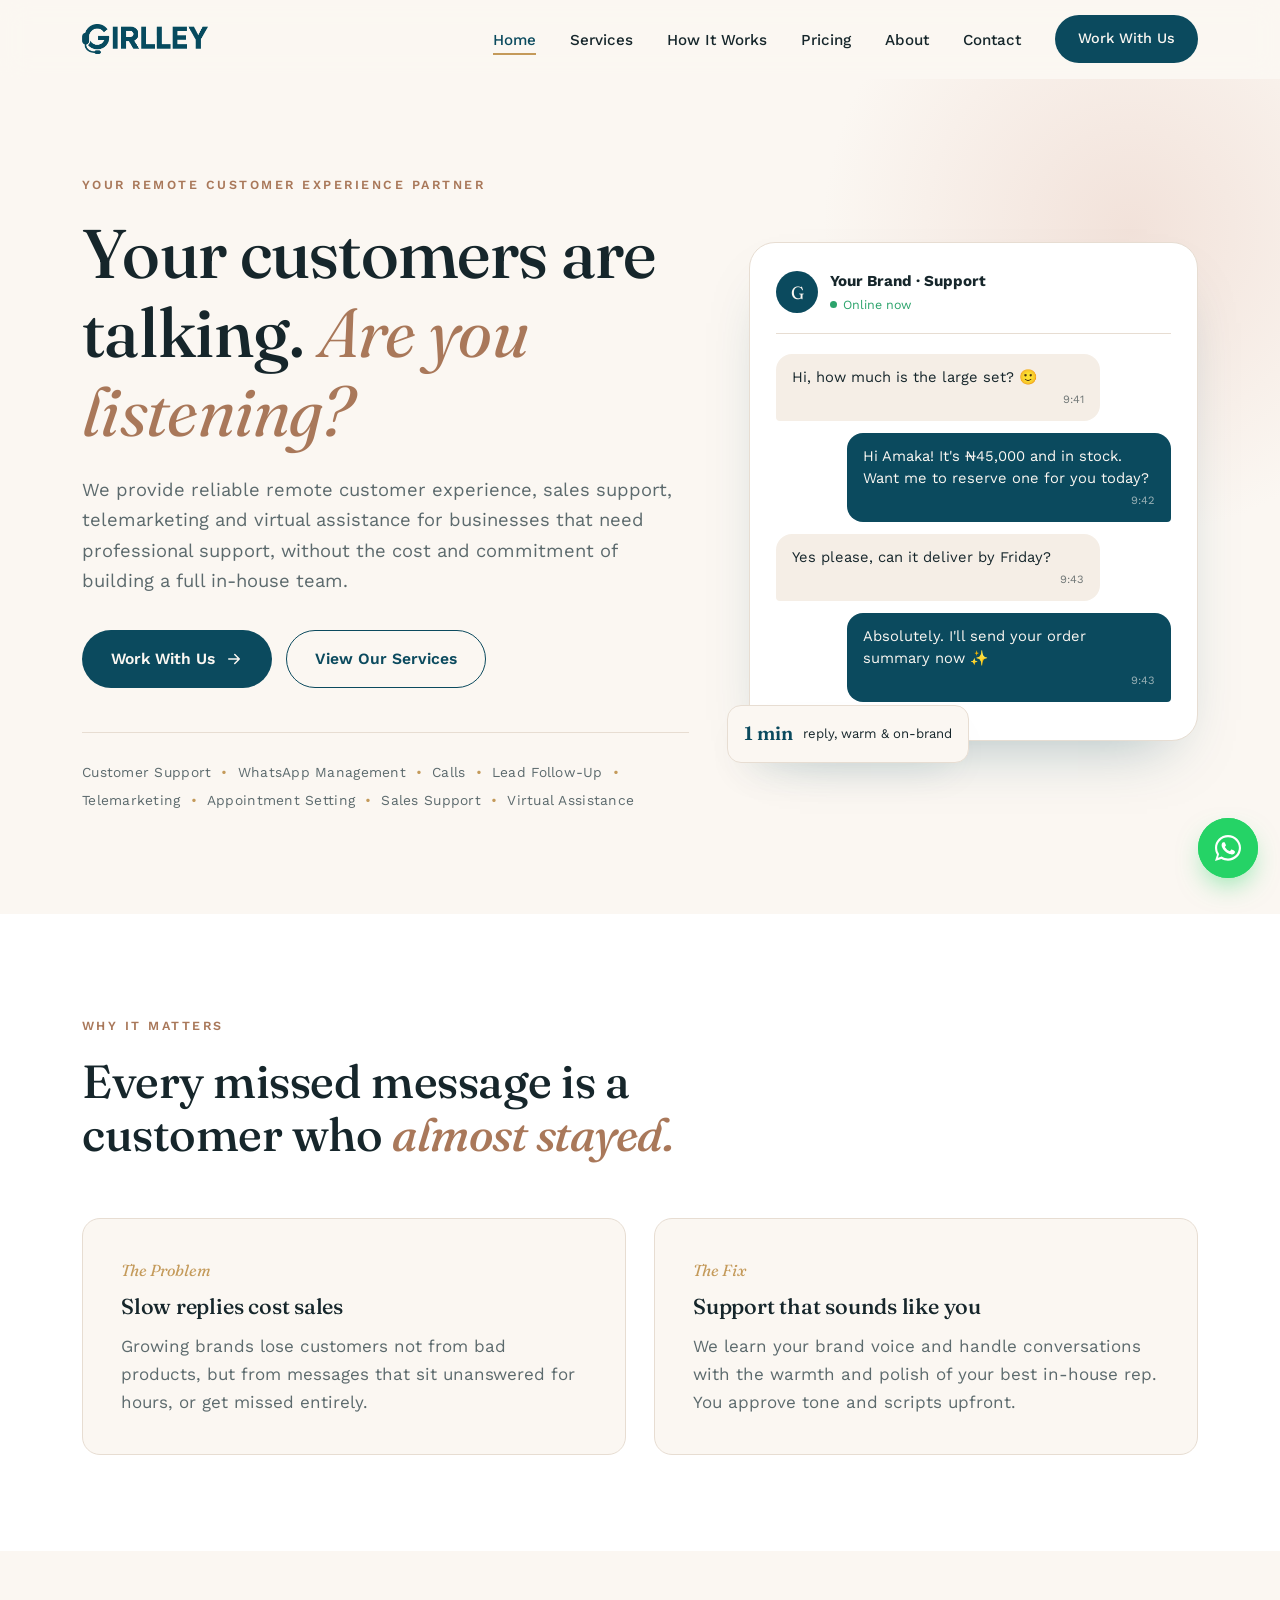
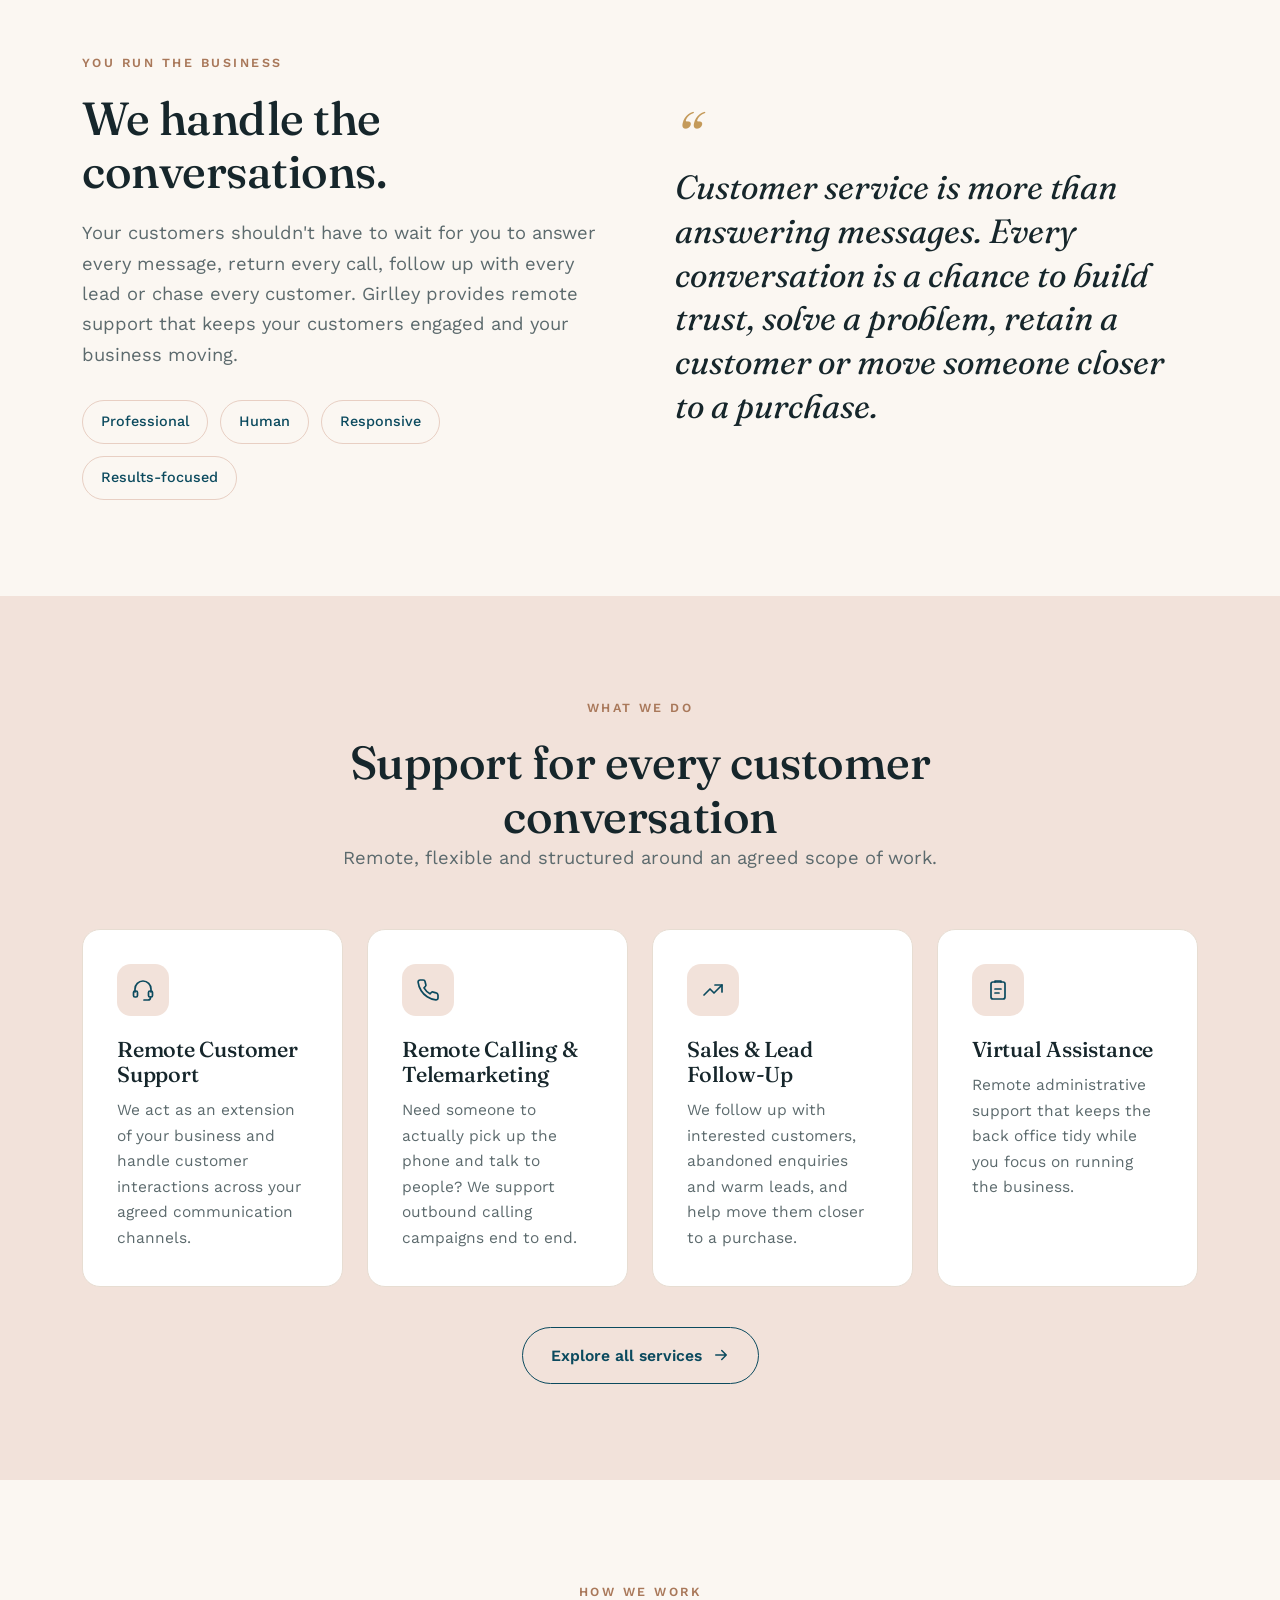
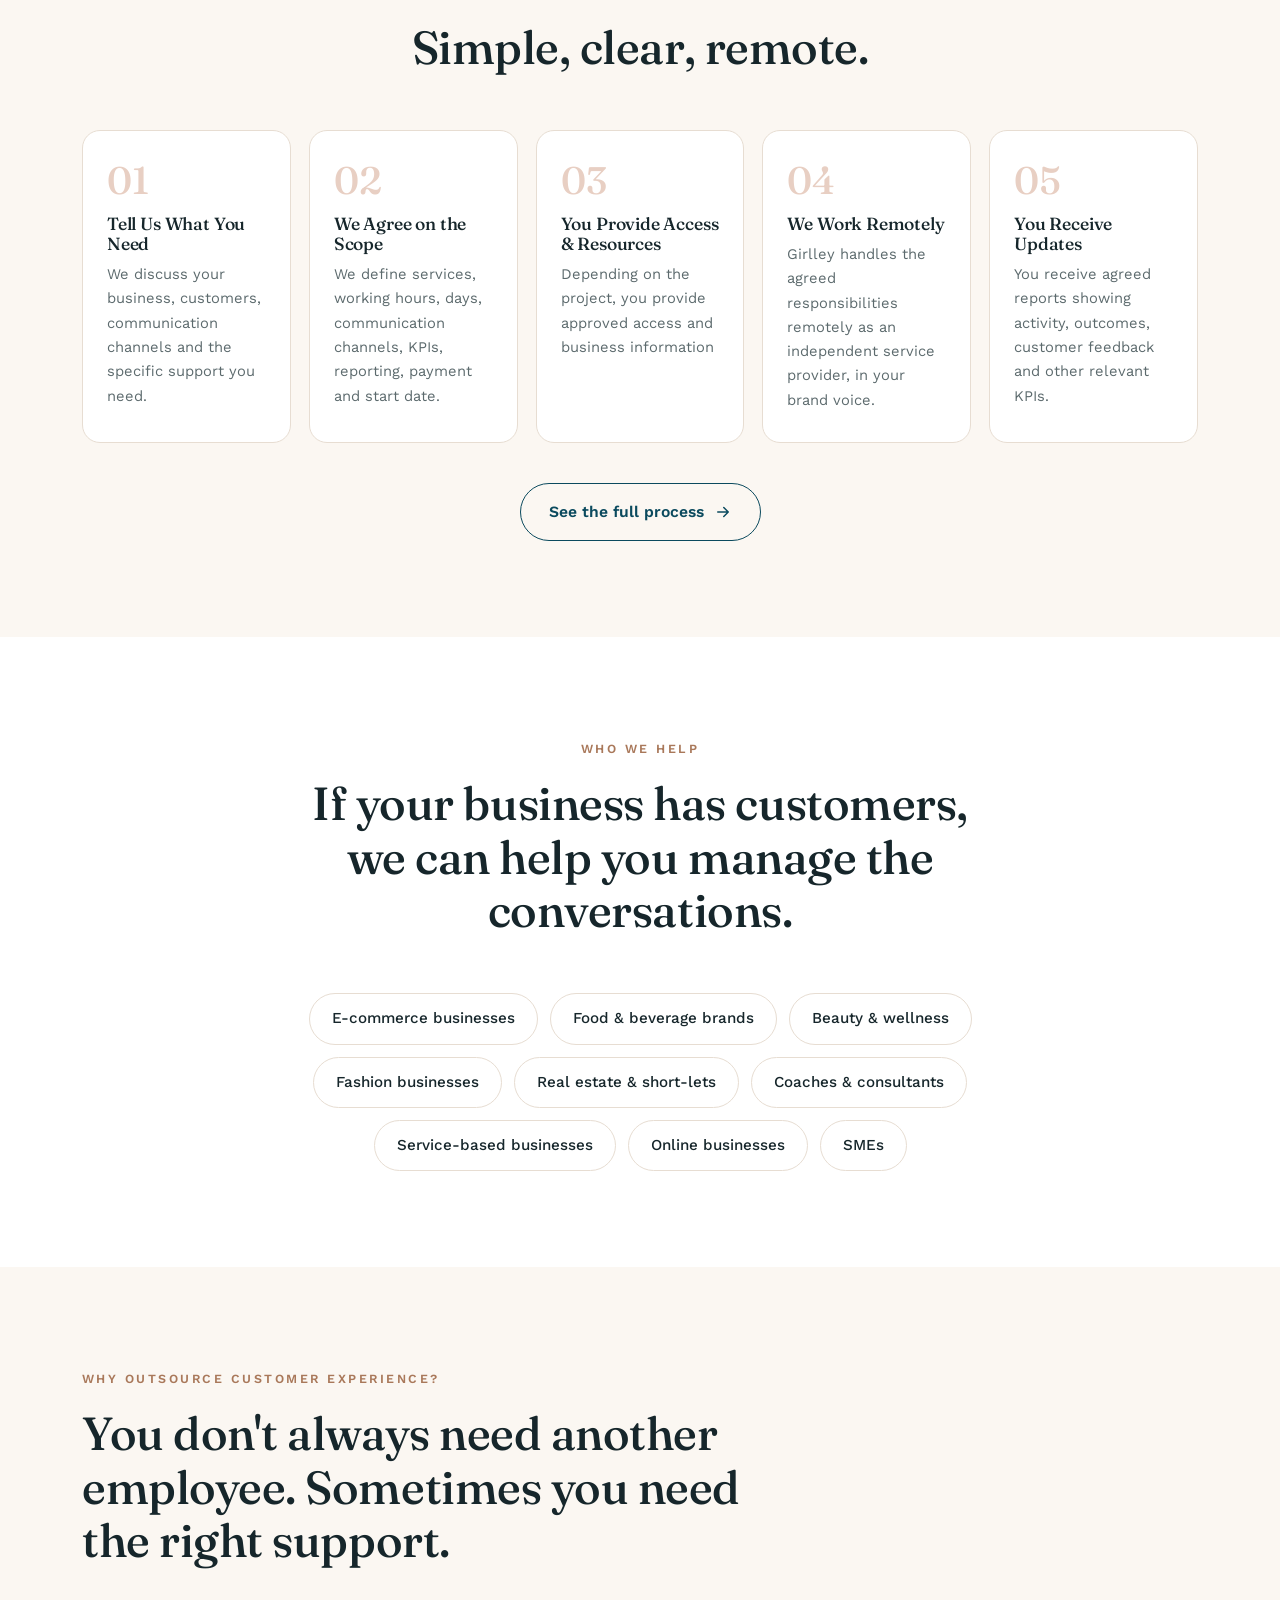
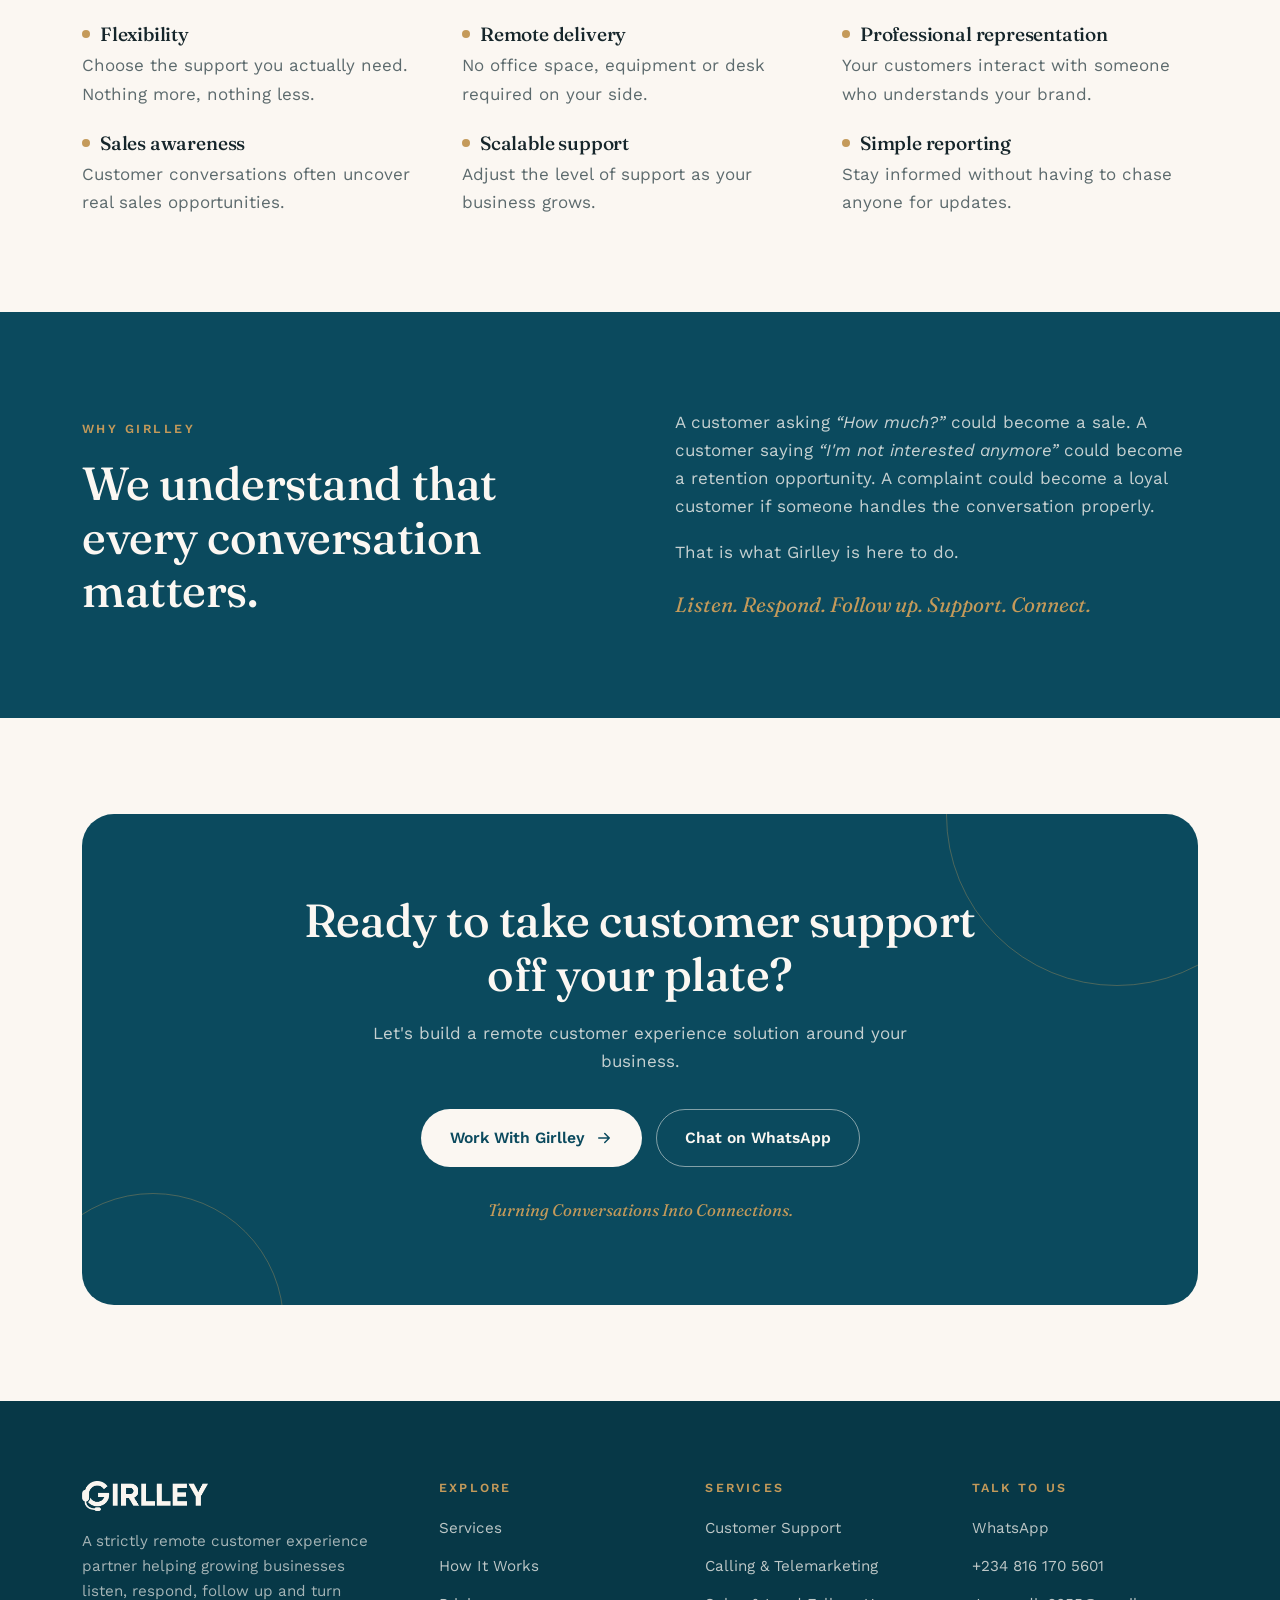
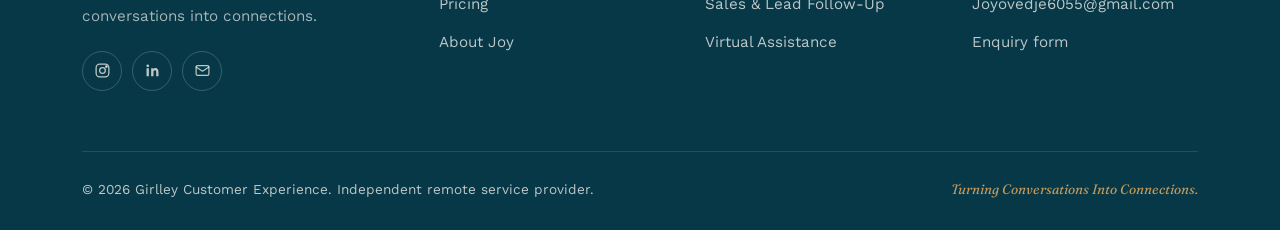
<file: index.html>
<!doctype html>
<html lang="en">
<head>
<meta charset="utf-8">
<meta name="viewport" content="width=device-width, initial-scale=1">
<title>Girlley CX | Remote Customer Experience Partner</title>
<meta name="description" content="Girlley Customer Experience helps growing businesses manage customer conversations, WhatsApp support, calls, lead follow-up, telemarketing and virtual assistance, remotely.">
<meta name="theme-color" content="#0B4A5E">
<meta property="og:title" content="Girlley CX | Remote Customer Experience Partner">
<meta property="og:description" content="Girlley Customer Experience helps growing businesses manage customer conversations, WhatsApp support, calls, lead follow-up, telemarketing and virtual assistance, remotely.">
<meta property="og:type" content="website">
<meta property="og:image" content="logo.png">
<link rel="icon" type="image/png" href="favicon.png">
<link rel="apple-touch-icon" href="favicon.png">
<link rel="preconnect" href="https://fonts.googleapis.com">
<link rel="preconnect" href="https://fonts.gstatic.com" crossorigin>
<link href="https://fonts.googleapis.com/css2?family=Fraunces:ital,opsz,wght@0,9..144,400;0,9..144,500;0,9..144,600;1,9..144,400;1,9..144,500&family=Work+Sans:wght@400;500;600&display=swap" rel="stylesheet">
<link rel="stylesheet" href="styles.css">
</head>
<body>
<header class="site-header">
  <div class="container nav">
    <a href="index.html" class="brand" aria-label="Girlley Customer Experience home"><img src="logo.png" alt="Girlley" width="126" height="30"></a>
    <ul class="nav-links">
      <li><a href="index.html" class="active">Home</a></li><li><a href="services.html">Services</a></li><li><a href="how-it-works.html">How It Works</a></li><li><a href="pricing.html">Pricing</a></li><li><a href="about.html">About</a></li><li><a href="contact.html">Contact</a></li>
      <li><a href="contact.html" class="btn btn-primary nav-cta">Work With Us</a></li>
    </ul>
    <button class="menu-toggle" aria-label="Open menu" aria-expanded="false"><span></span><span></span><span></span></button>
  </div>
</header>
<main>

<section class="hero"><div class="container hero-grid">
  <div>
    <span class="eyebrow">Your Remote Customer Experience Partner</span>
    <h1>Your customers are talking. <em>Are you listening?</em></h1>
    <p class="lead">We provide reliable remote customer experience, sales support, telemarketing and virtual assistance for businesses that need professional support, without the cost and commitment of building a full in-house team.</p>
    <div class="btn-row"><a href="contact.html" class="btn btn-primary">Work With Us <svg viewBox="0 0 24 24" fill="none" stroke="currentColor" stroke-width="2" stroke-linecap="round" stroke-linejoin="round" aria-hidden="true"><path d="M5 12h14M13 6l6 6-6 6"/></svg></a><a href="services.html" class="btn btn-outline">View Our Services</a></div>
    <div class="service-strip"><span>Customer Support</span><span>WhatsApp Management</span><span>Calls</span><span>Lead Follow-Up</span><span>Telemarketing</span><span>Appointment Setting</span><span>Sales Support</span><span>Virtual Assistance</span></div>
  </div>
  <div style="position:relative">
    <div class="chat-card" aria-hidden="true">
      <div class="chat-head"><div class="chat-avatar">G</div><div><strong>Your Brand · Support</strong><small>Online now</small></div></div>
      <div class="bubble in">Hi, how much is the large set? 🙂<small>9:41</small></div>
      <div class="bubble out">Hi Amaka! It's ₦45,000 and in stock. Want me to reserve one for you today?<small>9:42</small></div>
      <div class="bubble in">Yes please, can it deliver by Friday?<small>9:43</small></div>
      <div class="bubble out">Absolutely. I'll send your order summary now ✨<small>9:43</small></div>
    </div>
    <div class="chat-badge"><b>1 min</b> reply, warm &amp; on-brand</div>
  </div>
</div></section>

<section class="bg-white"><div class="container">
  <div class="section-head reveal">
    <span class="eyebrow">Why it matters</span>
    <h2>Every missed message is a customer who <em class="accent">almost stayed.</em></h2>
  </div>
  <div class="pf reveal">
    <div class="pf-card"><span class="tag">The Problem</span><h3>Slow replies cost sales</h3><p>Growing brands lose customers not from bad products, but from messages that sit unanswered for hours, or get missed entirely.</p></div>
    <div class="pf-card"><span class="tag">The Fix</span><h3>Support that sounds like you</h3><p>We learn your brand voice and handle conversations with the warmth and polish of your best in-house rep. You approve tone and scripts upfront.</p></div>
  </div>
</div></section>

<section><div class="container split">
  <div class="reveal">
    <span class="eyebrow">You run the business</span>
    <h2>We handle the conversations.</h2>
    <p class="lead" style="margin-top:20px">Your customers shouldn't have to wait for you to answer every message, return every call, follow up with every lead or chase every customer. Girlley provides remote support that keeps your customers engaged and your business moving.</p>
    <div class="values"><span>Professional</span><span>Human</span><span>Responsive</span><span>Results-focused</span></div>
  </div>
  <div class="reveal">
    <p class="pullquote">Customer service is more than answering messages. Every conversation is a chance to build trust, solve a problem, retain a customer or move someone closer to a purchase.</p>
  </div>
</div></section>

<section class="bg-blush"><div class="container">
  <div class="section-head center reveal"><span class="eyebrow">What we do</span><h2>Support for every customer conversation</h2><p class="lead">Remote, flexible and structured around an agreed scope of work.</p></div>
  <div class="grid grid-4">
  <a href="services.html#support" class="card reveal"><div class="icon"><svg viewBox="0 0 24 24" fill="none" stroke="currentColor" stroke-width="1.7" stroke-linecap="round" stroke-linejoin="round" aria-hidden="true"><path d="M4 14v-3a8 8 0 0 1 16 0v3"/><rect x="2.5" y="13" width="4" height="6" rx="1.5"/><rect x="17.5" y="13" width="4" height="6" rx="1.5"/><path d="M19.5 19v.5a2.5 2.5 0 0 1-2.5 2.5h-4"/></svg></div><h3>Remote Customer Support</h3><p>We act as an extension of your business and handle customer interactions across your agreed communication channels.</p></a><a href="services.html#calling" class="card reveal"><div class="icon"><svg viewBox="0 0 24 24" fill="none" stroke="currentColor" stroke-width="1.7" stroke-linecap="round" stroke-linejoin="round" aria-hidden="true"><path d="M22 16.9v3a2 2 0 0 1-2.2 2 19.8 19.8 0 0 1-8.6-3.1 19.5 19.5 0 0 1-6-6A19.8 19.8 0 0 1 2.1 4.2 2 2 0 0 1 4.1 2h3a2 2 0 0 1 2 1.7c.1.9.4 1.8.7 2.7a2 2 0 0 1-.5 2.1L8 9.8a16 16 0 0 0 6 6l1.3-1.3a2 2 0 0 1 2.1-.4c.9.3 1.8.6 2.7.7a2 2 0 0 1 1.7 2z"/></svg></div><h3>Remote Calling &amp; Telemarketing</h3><p>Need someone to actually pick up the phone and talk to people? We support outbound calling campaigns end to end.</p></a><a href="services.html#sales" class="card reveal"><div class="icon"><svg viewBox="0 0 24 24" fill="none" stroke="currentColor" stroke-width="1.7" stroke-linecap="round" stroke-linejoin="round" aria-hidden="true"><path d="M3 17l6-6 4 4 8-8"/><path d="M14 7h7v7"/></svg></div><h3>Sales &amp; Lead Follow-Up</h3><p>We follow up with interested customers, abandoned enquiries and warm leads, and help move them closer to a purchase.</p></a><a href="services.html#va" class="card reveal"><div class="icon"><svg viewBox="0 0 24 24" fill="none" stroke="currentColor" stroke-width="1.7" stroke-linecap="round" stroke-linejoin="round" aria-hidden="true"><rect x="5" y="4" width="14" height="17" rx="2"/><path d="M9 4V3h6v1"/><path d="M9 11h6M9 15h4"/></svg></div><h3>Virtual Assistance</h3><p>Remote administrative support that keeps the back office tidy while you focus on running the business.</p></a>
  </div>
  <div class="center" style="margin-top:40px"><a href="services.html" class="btn btn-outline">Explore all services <svg viewBox="0 0 24 24" fill="none" stroke="currentColor" stroke-width="2" stroke-linecap="round" stroke-linejoin="round" aria-hidden="true"><path d="M5 12h14M13 6l6 6-6 6"/></svg></a></div>
</div></section>

<section><div class="container">
  <div class="section-head center reveal"><span class="eyebrow">How we work</span><h2>Simple, clear, remote.</h2></div>
  <div class="steps">
  <div class="step reveal"><span class="n">01</span><h3>Tell Us What You Need</h3><p>We discuss your business, customers, communication channels and the specific support you need.</p></div><div class="step reveal"><span class="n">02</span><h3>We Agree on the Scope</h3><p>We define services, working hours, days, communication channels, KPIs, reporting, payment and start date.</p></div><div class="step reveal"><span class="n">03</span><h3>You Provide Access &amp; Resources</h3><p>Depending on the project, you provide approved access and business information</p></div><div class="step reveal"><span class="n">04</span><h3>We Work Remotely</h3><p>Girlley handles the agreed responsibilities remotely as an independent service provider, in your brand voice.</p></div><div class="step reveal"><span class="n">05</span><h3>You Receive Updates</h3><p>You receive agreed reports showing activity, outcomes, customer feedback and other relevant KPIs.</p></div>
  </div>
  <div class="center" style="margin-top:40px"><a href="how-it-works.html" class="btn btn-outline">See the full process <svg viewBox="0 0 24 24" fill="none" stroke="currentColor" stroke-width="2" stroke-linecap="round" stroke-linejoin="round" aria-hidden="true"><path d="M5 12h14M13 6l6 6-6 6"/></svg></a></div>
</div></section>

<section class="bg-white"><div class="container">
  <div class="section-head center reveal"><span class="eyebrow">Who we help</span><h2>If your business has customers, we can help you manage the conversations.</h2></div>
  <div class="chips reveal"><span>E-commerce businesses</span><span>Food &amp; beverage brands</span><span>Beauty &amp; wellness</span><span>Fashion businesses</span><span>Real estate &amp; short-lets</span><span>Coaches &amp; consultants</span><span>Service-based businesses</span><span>Online businesses</span><span>SMEs</span></div>
</div></section>

<section><div class="container">
  <div class="section-head reveal"><span class="eyebrow">Why outsource customer experience?</span><h2>You don't always need another employee. Sometimes you need the right support.</h2></div>
  <div class="grid grid-3">
  <div class="benefit reveal"><h3>Flexibility</h3><p>Choose the support you actually need. Nothing more, nothing less.</p></div><div class="benefit reveal"><h3>Remote delivery</h3><p>No office space, equipment or desk required on your side.</p></div><div class="benefit reveal"><h3>Professional representation</h3><p>Your customers interact with someone who understands your brand.</p></div><div class="benefit reveal"><h3>Sales awareness</h3><p>Customer conversations often uncover real sales opportunities.</p></div><div class="benefit reveal"><h3>Scalable support</h3><p>Adjust the level of support as your business grows.</p></div><div class="benefit reveal"><h3>Simple reporting</h3><p>Stay informed without having to chase anyone for updates.</p></div>
  </div>
</div></section>

<section class="bg-teal"><div class="container split">
  <div class="reveal">
    <span class="eyebrow">Why Girlley</span>
    <h2>We understand that every conversation matters.</h2>
  </div>
  <div class="reveal">
    <p>A customer asking <em>“How much?”</em> could become a sale. A customer saying <em>“I'm not interested anymore”</em> could become a retention opportunity. A complaint could become a loyal customer if someone handles the conversation properly.</p>
    <p style="margin-top:18px">That is what Girlley is here to do.</p>
    <p style="margin-top:22px;font-family:var(--serif);font-size:1.3rem;color:var(--gold);font-style:italic">Listen. Respond. Follow up. Support. Connect.</p>
  </div>
</div></section>

<section><div class="container"><div class="cta-band reveal">
<h2>Ready to take customer support off your plate?</h2><p>Let's build a remote customer experience solution around your business.</p>
<div class="btn-row" style="justify-content:center"><a href="contact.html" class="btn btn-light">Work With Girlley <svg viewBox="0 0 24 24" fill="none" stroke="currentColor" stroke-width="2" stroke-linecap="round" stroke-linejoin="round" aria-hidden="true"><path d="M5 12h14M13 6l6 6-6 6"/></svg></a><a href="https://wa.me/2348161705601?text=Hello%20Girlley%20CX%2C%20I%27d%20like%20to%20learn%20more%20about%20your%20services." target="_blank" rel="noopener" class="btn btn-outline" style="border-color:rgba(251,247,242,.5);color:var(--cream)">Chat on WhatsApp</a></div>
<p class="tagline">Turning Conversations Into Connections.</p>
</div></div></section>

</main>
<footer class="site-footer">
  <div class="container">
    <div class="footer-grid">
      <div>
        <img src="logo-light.png" alt="Girlley" width="126" height="30">
        <p>A strictly remote customer experience partner helping growing businesses listen, respond, follow up and turn conversations into connections.</p>
        <div class="socials">
          <a href="https://www.instagram.com/girlley_cx" target="_blank" rel="noopener" aria-label="Instagram"><svg viewBox="0 0 24 24" fill="none" stroke="currentColor" stroke-width="1.8" aria-hidden="true"><rect x="3" y="3" width="18" height="18" rx="5"/><circle cx="12" cy="12" r="4"/><circle cx="17.5" cy="6.5" r="1" fill="currentColor"/></svg></a>
          <a href="https://www.linkedin.com/in/joy-ovedje-bb84bb2b6" target="_blank" rel="noopener" aria-label="LinkedIn"><svg viewBox="0 0 24 24" fill="currentColor" aria-hidden="true"><path d="M6.9 8.7H3.6V20h3.3V8.7zM5.3 3.5a1.9 1.9 0 1 0 0 3.8 1.9 1.9 0 0 0 0-3.8zM20.4 13.5c0-3-1.6-4.9-4.2-4.9-1.5 0-2.5.8-2.9 1.6V8.7h-3.2V20h3.3v-5.9c0-1.5.6-2.6 2-2.6s1.8 1.1 1.8 2.6V20h3.3l-.1-6.5z"/></svg></a>
          <a href="mailto:Joyovedje6055@gmail.com" aria-label="Email"><svg viewBox="0 0 24 24" fill="none" stroke="currentColor" stroke-width="1.7" stroke-linecap="round" stroke-linejoin="round" aria-hidden="true"><rect x="3" y="5" width="18" height="14" rx="2"/><path d="m3 7 9 6 9-6"/></svg></a>
        </div>
      </div>
      <div>
        <h4>Explore</h4>
        <ul><li><a href="services.html">Services</a></li><li><a href="how-it-works.html">How It Works</a></li><li><a href="pricing.html">Pricing</a></li><li><a href="about.html">About Joy</a></li></ul>
      </div>
      <div>
        <h4>Services</h4>
        <ul><li><a href="services.html#support">Customer Support</a></li><li><a href="services.html#calling">Calling &amp; Telemarketing</a></li><li><a href="services.html#sales">Sales &amp; Lead Follow-Up</a></li><li><a href="services.html#va">Virtual Assistance</a></li></ul>
      </div>
      <div>
        <h4>Talk to us</h4>
        <ul><li><a href="https://wa.me/2348161705601?text=Hello%20Girlley%20CX%2C%20I%27d%20like%20to%20learn%20more%20about%20your%20services." target="_blank" rel="noopener">WhatsApp</a></li><li><a href="tel:+2348161705601">+234 816 170 5601</a></li><li><a href="mailto:Joyovedje6055@gmail.com">Joyovedje6055@gmail.com</a></li><li><a href="contact.html">Enquiry form</a></li></ul>
      </div>
    </div>
    <div class="footer-bottom">
      <span>&copy; <span data-year>2026</span> Girlley Customer Experience. Independent remote service provider.</span>
      <em>Turning Conversations Into Connections.</em>
    </div>
  </div>
</footer>
<div class="wa-float">
  <span class="wa-label">Chat with Girlley 👋</span>
  <a class="wa-btn" href="https://wa.me/2348161705601?text=Hello%20Girlley%20CX%2C%20I%27d%20like%20to%20learn%20more%20about%20your%20services." target="_blank" rel="noopener" aria-label="Chat with Girlley on WhatsApp"><svg viewBox="0 0 32 32" aria-hidden="true"><path d="M16 3C8.8 3 3 8.7 3 15.8c0 2.5.7 4.9 2 7L3 29l6.4-2c2 1.1 4.3 1.7 6.6 1.7 7.2 0 13-5.7 13-12.8S23.2 3 16 3zm0 23.4c-2.1 0-4.1-.6-5.9-1.6l-.4-.3-3.8 1.2 1.2-3.7-.3-.4a10.4 10.4 0 0 1-1.7-5.7C5.1 10 10 5.2 16 5.2S26.9 10 26.9 15.8 22 26.4 16 26.4zm6-7.8c-.3-.2-1.9-.9-2.2-1-.3-.1-.5-.2-.7.2l-1 1.2c-.2.2-.4.2-.7.1a8.8 8.8 0 0 1-4.4-3.8c-.3-.6.3-.5.9-1.7.1-.2 0-.4 0-.5l-1-2.4c-.3-.6-.5-.5-.7-.5h-.6c-.2 0-.6.1-.9.4-.3.3-1.1 1.1-1.1 2.7s1.2 3.2 1.3 3.4c.2.2 2.3 3.5 5.6 4.9 2.1.9 2.9 1 4 .8.6-.1 1.9-.8 2.2-1.5.3-.8.3-1.4.2-1.5-.1-.2-.3-.3-.6-.4z"/></svg></a>
</div>
<script src="main.js" defer></script>
</body>
</html>
</file>
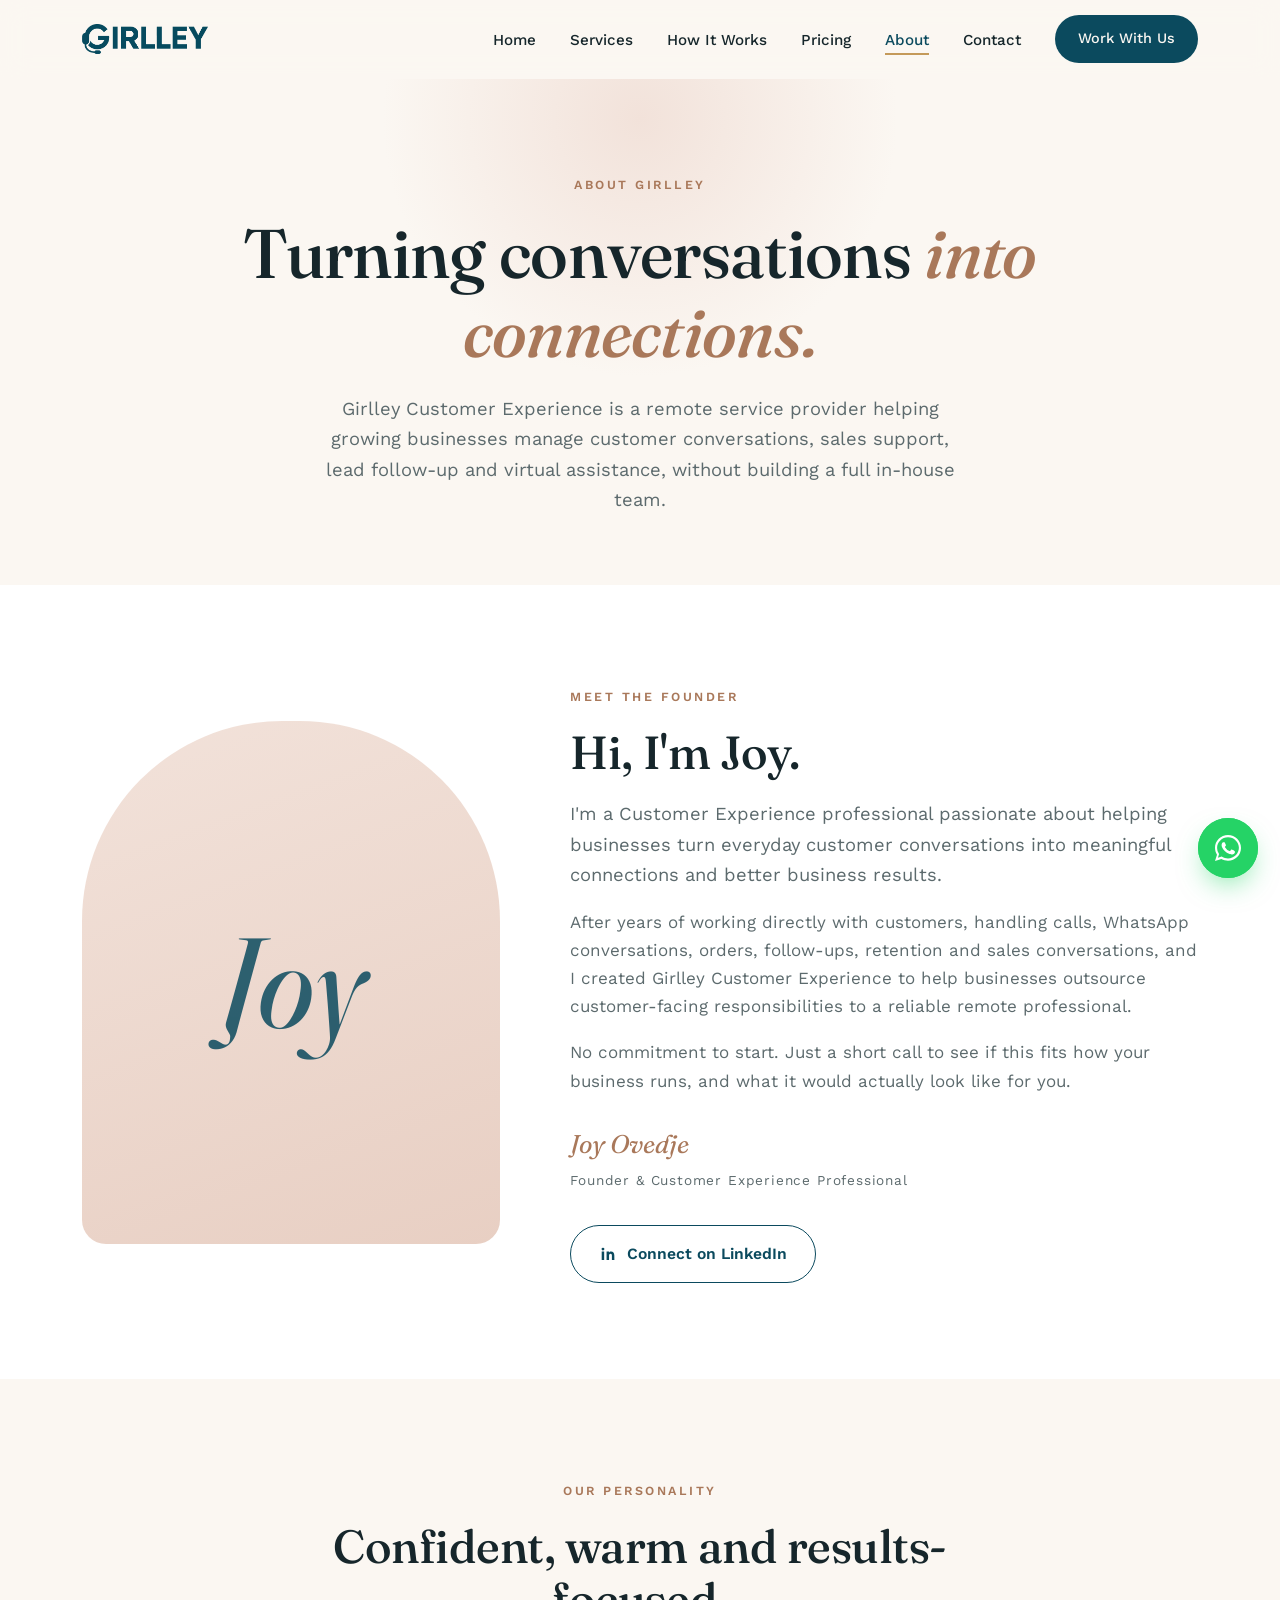
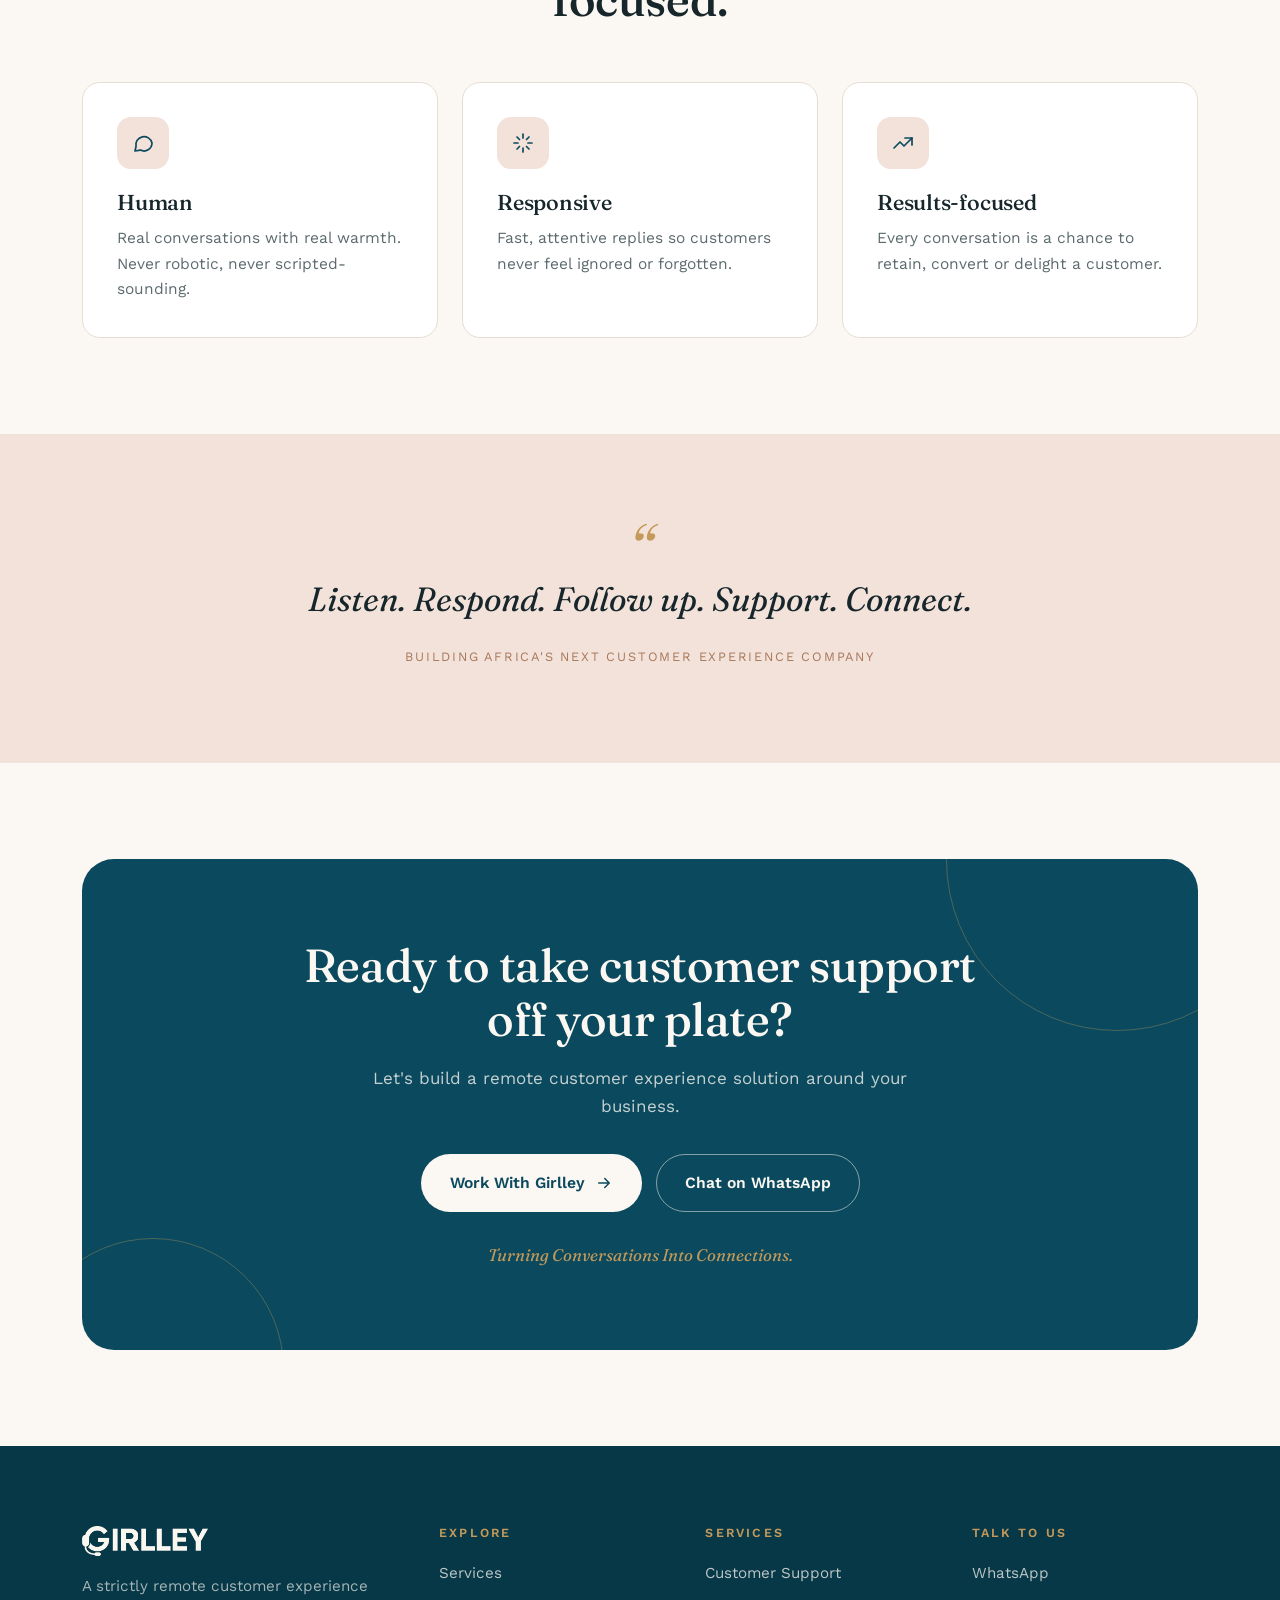
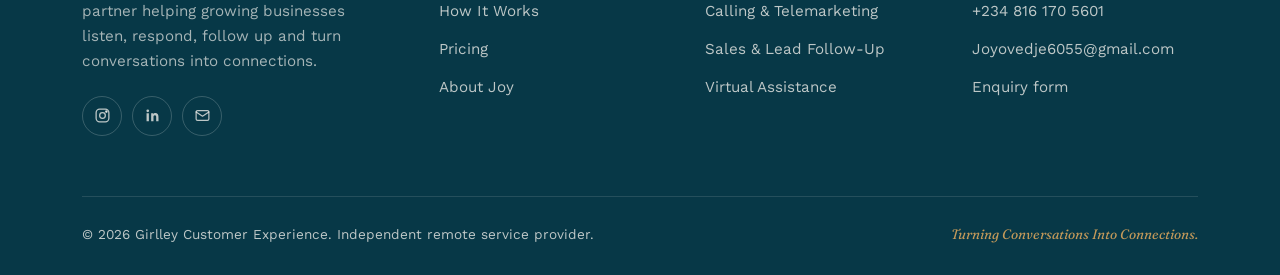
<file: about.html>
<!doctype html>
<html lang="en">
<head>
<meta charset="utf-8">
<meta name="viewport" content="width=device-width, initial-scale=1">
<title>About | Girlley CX</title>
<meta name="description" content="Meet Joy Ovedje, founder of Girlley Customer Experience, a remote customer experience partner for growing businesses.">
<meta name="theme-color" content="#0B4A5E">
<meta property="og:title" content="About | Girlley CX">
<meta property="og:description" content="Meet Joy Ovedje, founder of Girlley Customer Experience, a remote customer experience partner for growing businesses.">
<meta property="og:type" content="website">
<meta property="og:image" content="logo.png">
<link rel="icon" type="image/png" href="favicon.png">
<link rel="apple-touch-icon" href="favicon.png">
<link rel="preconnect" href="https://fonts.googleapis.com">
<link rel="preconnect" href="https://fonts.gstatic.com" crossorigin>
<link href="https://fonts.googleapis.com/css2?family=Fraunces:ital,opsz,wght@0,9..144,400;0,9..144,500;0,9..144,600;1,9..144,400;1,9..144,500&family=Work+Sans:wght@400;500;600&display=swap" rel="stylesheet">
<link rel="stylesheet" href="styles.css">
</head>
<body>
<header class="site-header">
  <div class="container nav">
    <a href="index.html" class="brand" aria-label="Girlley Customer Experience home"><img src="logo.png" alt="Girlley" width="126" height="30"></a>
    <ul class="nav-links">
      <li><a href="index.html">Home</a></li><li><a href="services.html">Services</a></li><li><a href="how-it-works.html">How It Works</a></li><li><a href="pricing.html">Pricing</a></li><li><a href="about.html" class="active">About</a></li><li><a href="contact.html">Contact</a></li>
      <li><a href="contact.html" class="btn btn-primary nav-cta">Work With Us</a></li>
    </ul>
    <button class="menu-toggle" aria-label="Open menu" aria-expanded="false"><span></span><span></span><span></span></button>
  </div>
</header>
<main>

<section class="page-hero"><div class="container">
  <span class="eyebrow">About Girlley</span>
  <h1>Turning conversations <em class="accent">into connections.</em></h1>
  <p class="lead">Girlley Customer Experience is a remote service provider helping growing businesses manage customer conversations, sales support, lead follow-up and virtual assistance, without building a full in-house team.</p>
</div></section>
<section class="bg-white"><div class="container founder">
  <div class="founder-portrait reveal"><span class="mono">Joy</span><!-- To add a photo: place it at joy.jpg and uncomment: <img src="joy.jpg" alt="Joy Ovedje, founder of Girlley CX"> --></div>
  <div class="reveal">
    <span class="eyebrow">Meet the founder</span>
    <h2>Hi, I'm Joy.</h2>
    <p class="lead" style="margin-top:20px">I'm a Customer Experience professional passionate about helping businesses turn everyday customer conversations into meaningful connections and better business results.</p>
    <p style="margin-top:18px">After years of working directly with customers, handling calls, WhatsApp conversations, orders, follow-ups, retention and sales conversations, and I created Girlley Customer Experience to help businesses outsource customer-facing responsibilities to a reliable remote professional.</p>
    <p style="margin-top:18px">No commitment to start. Just a short call to see if this fits how your business runs, and what it would actually look like for you.</p>
    <div class="signature">Joy Ovedje<small>Founder &amp; Customer Experience Professional</small></div>
    <div class="btn-row"><a href="https://www.linkedin.com/in/joy-ovedje-bb84bb2b6" target="_blank" rel="noopener" class="btn btn-outline"><svg viewBox="0 0 24 24" fill="currentColor" aria-hidden="true"><path d="M6.9 8.7H3.6V20h3.3V8.7zM5.3 3.5a1.9 1.9 0 1 0 0 3.8 1.9 1.9 0 0 0 0-3.8zM20.4 13.5c0-3-1.6-4.9-4.2-4.9-1.5 0-2.5.8-2.9 1.6V8.7h-3.2V20h3.3v-5.9c0-1.5.6-2.6 2-2.6s1.8 1.1 1.8 2.6V20h3.3l-.1-6.5z"/></svg> Connect on LinkedIn</a></div>
  </div>
</div></section>
<section><div class="container">
  <div class="section-head center reveal"><span class="eyebrow">Our personality</span><h2>Confident, warm and results-focused.</h2></div>
  <div class="grid grid-3">
  <div class="card reveal"><div class="icon"><svg viewBox="0 0 24 24" fill="none" stroke="currentColor" stroke-width="1.7" stroke-linecap="round" stroke-linejoin="round" aria-hidden="true"><path d="M21 12a8 8 0 0 1-11.6 7.1L4 20l1-4.4A8 8 0 1 1 21 12z"/></svg></div><h3>Human</h3><p>Real conversations with real warmth. Never robotic, never scripted-sounding.</p></div><div class="card reveal"><div class="icon"><svg viewBox="0 0 24 24" fill="none" stroke="currentColor" stroke-width="1.7" stroke-linecap="round" stroke-linejoin="round" aria-hidden="true"><path d="M12 3v4M12 17v4M3 12h4M17 12h4M6 6l2.5 2.5M15.5 15.5 18 18M6 18l2.5-2.5M15.5 8.5 18 6"/></svg></div><h3>Responsive</h3><p>Fast, attentive replies so customers never feel ignored or forgotten.</p></div><div class="card reveal"><div class="icon"><svg viewBox="0 0 24 24" fill="none" stroke="currentColor" stroke-width="1.7" stroke-linecap="round" stroke-linejoin="round" aria-hidden="true"><path d="M3 17l6-6 4 4 8-8"/><path d="M14 7h7v7"/></svg></div><h3>Results-focused</h3><p>Every conversation is a chance to retain, convert or delight a customer.</p></div>
  </div>
</div></section>
<section class="bg-blush"><div class="container center reveal">
  <p class="pullquote" style="max-width:820px;margin:0 auto">Listen. Respond. Follow up. Support. Connect.</p>
  <p style="margin-top:24px;letter-spacing:.14em;text-transform:uppercase;font-size:.8rem;color:var(--nude)">Building Africa's next customer experience company</p>
</div></section>
<section><div class="container"><div class="cta-band reveal">
<h2>Ready to take customer support off your plate?</h2><p>Let's build a remote customer experience solution around your business.</p>
<div class="btn-row" style="justify-content:center"><a href="contact.html" class="btn btn-light">Work With Girlley <svg viewBox="0 0 24 24" fill="none" stroke="currentColor" stroke-width="2" stroke-linecap="round" stroke-linejoin="round" aria-hidden="true"><path d="M5 12h14M13 6l6 6-6 6"/></svg></a><a href="https://wa.me/2348161705601?text=Hello%20Girlley%20CX%2C%20I%27d%20like%20to%20learn%20more%20about%20your%20services." target="_blank" rel="noopener" class="btn btn-outline" style="border-color:rgba(251,247,242,.5);color:var(--cream)">Chat on WhatsApp</a></div>
<p class="tagline">Turning Conversations Into Connections.</p>
</div></div></section>

</main>
<footer class="site-footer">
  <div class="container">
    <div class="footer-grid">
      <div>
        <img src="logo-light.png" alt="Girlley" width="126" height="30">
        <p>A strictly remote customer experience partner helping growing businesses listen, respond, follow up and turn conversations into connections.</p>
        <div class="socials">
          <a href="https://www.instagram.com/girlley_cx" target="_blank" rel="noopener" aria-label="Instagram"><svg viewBox="0 0 24 24" fill="none" stroke="currentColor" stroke-width="1.8" aria-hidden="true"><rect x="3" y="3" width="18" height="18" rx="5"/><circle cx="12" cy="12" r="4"/><circle cx="17.5" cy="6.5" r="1" fill="currentColor"/></svg></a>
          <a href="https://www.linkedin.com/in/joy-ovedje-bb84bb2b6" target="_blank" rel="noopener" aria-label="LinkedIn"><svg viewBox="0 0 24 24" fill="currentColor" aria-hidden="true"><path d="M6.9 8.7H3.6V20h3.3V8.7zM5.3 3.5a1.9 1.9 0 1 0 0 3.8 1.9 1.9 0 0 0 0-3.8zM20.4 13.5c0-3-1.6-4.9-4.2-4.9-1.5 0-2.5.8-2.9 1.6V8.7h-3.2V20h3.3v-5.9c0-1.5.6-2.6 2-2.6s1.8 1.1 1.8 2.6V20h3.3l-.1-6.5z"/></svg></a>
          <a href="mailto:Joyovedje6055@gmail.com" aria-label="Email"><svg viewBox="0 0 24 24" fill="none" stroke="currentColor" stroke-width="1.7" stroke-linecap="round" stroke-linejoin="round" aria-hidden="true"><rect x="3" y="5" width="18" height="14" rx="2"/><path d="m3 7 9 6 9-6"/></svg></a>
        </div>
      </div>
      <div>
        <h4>Explore</h4>
        <ul><li><a href="services.html">Services</a></li><li><a href="how-it-works.html">How It Works</a></li><li><a href="pricing.html">Pricing</a></li><li><a href="about.html">About Joy</a></li></ul>
      </div>
      <div>
        <h4>Services</h4>
        <ul><li><a href="services.html#support">Customer Support</a></li><li><a href="services.html#calling">Calling &amp; Telemarketing</a></li><li><a href="services.html#sales">Sales &amp; Lead Follow-Up</a></li><li><a href="services.html#va">Virtual Assistance</a></li></ul>
      </div>
      <div>
        <h4>Talk to us</h4>
        <ul><li><a href="https://wa.me/2348161705601?text=Hello%20Girlley%20CX%2C%20I%27d%20like%20to%20learn%20more%20about%20your%20services." target="_blank" rel="noopener">WhatsApp</a></li><li><a href="tel:+2348161705601">+234 816 170 5601</a></li><li><a href="mailto:Joyovedje6055@gmail.com">Joyovedje6055@gmail.com</a></li><li><a href="contact.html">Enquiry form</a></li></ul>
      </div>
    </div>
    <div class="footer-bottom">
      <span>&copy; <span data-year>2026</span> Girlley Customer Experience. Independent remote service provider.</span>
      <em>Turning Conversations Into Connections.</em>
    </div>
  </div>
</footer>
<div class="wa-float">
  <span class="wa-label">Chat with Girlley 👋</span>
  <a class="wa-btn" href="https://wa.me/2348161705601?text=Hello%20Girlley%20CX%2C%20I%27d%20like%20to%20learn%20more%20about%20your%20services." target="_blank" rel="noopener" aria-label="Chat with Girlley on WhatsApp"><svg viewBox="0 0 32 32" aria-hidden="true"><path d="M16 3C8.8 3 3 8.7 3 15.8c0 2.5.7 4.9 2 7L3 29l6.4-2c2 1.1 4.3 1.7 6.6 1.7 7.2 0 13-5.7 13-12.8S23.2 3 16 3zm0 23.4c-2.1 0-4.1-.6-5.9-1.6l-.4-.3-3.8 1.2 1.2-3.7-.3-.4a10.4 10.4 0 0 1-1.7-5.7C5.1 10 10 5.2 16 5.2S26.9 10 26.9 15.8 22 26.4 16 26.4zm6-7.8c-.3-.2-1.9-.9-2.2-1-.3-.1-.5-.2-.7.2l-1 1.2c-.2.2-.4.2-.7.1a8.8 8.8 0 0 1-4.4-3.8c-.3-.6.3-.5.9-1.7.1-.2 0-.4 0-.5l-1-2.4c-.3-.6-.5-.5-.7-.5h-.6c-.2 0-.6.1-.9.4-.3.3-1.1 1.1-1.1 2.7s1.2 3.2 1.3 3.4c.2.2 2.3 3.5 5.6 4.9 2.1.9 2.9 1 4 .8.6-.1 1.9-.8 2.2-1.5.3-.8.3-1.4.2-1.5-.1-.2-.3-.3-.6-.4z"/></svg></a>
</div>
<script src="main.js" defer></script>
</body>
</html>
</file>
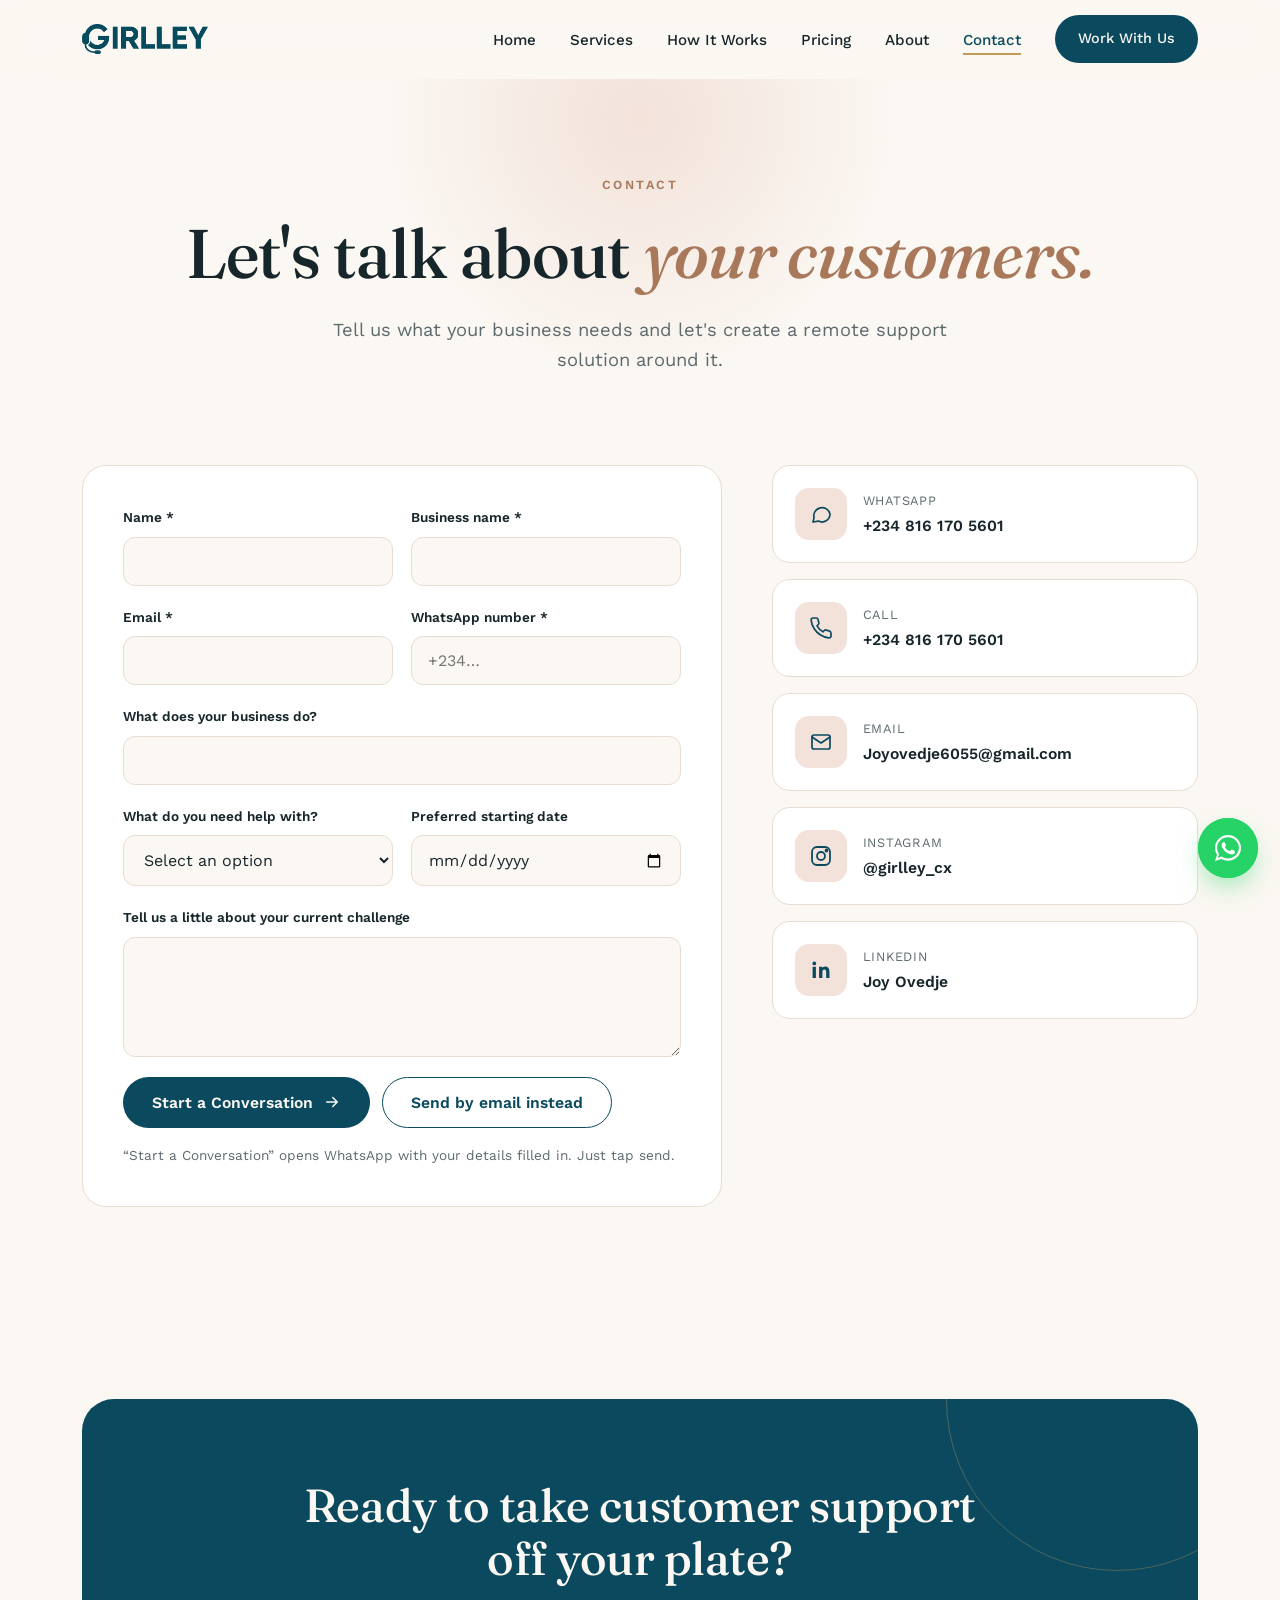
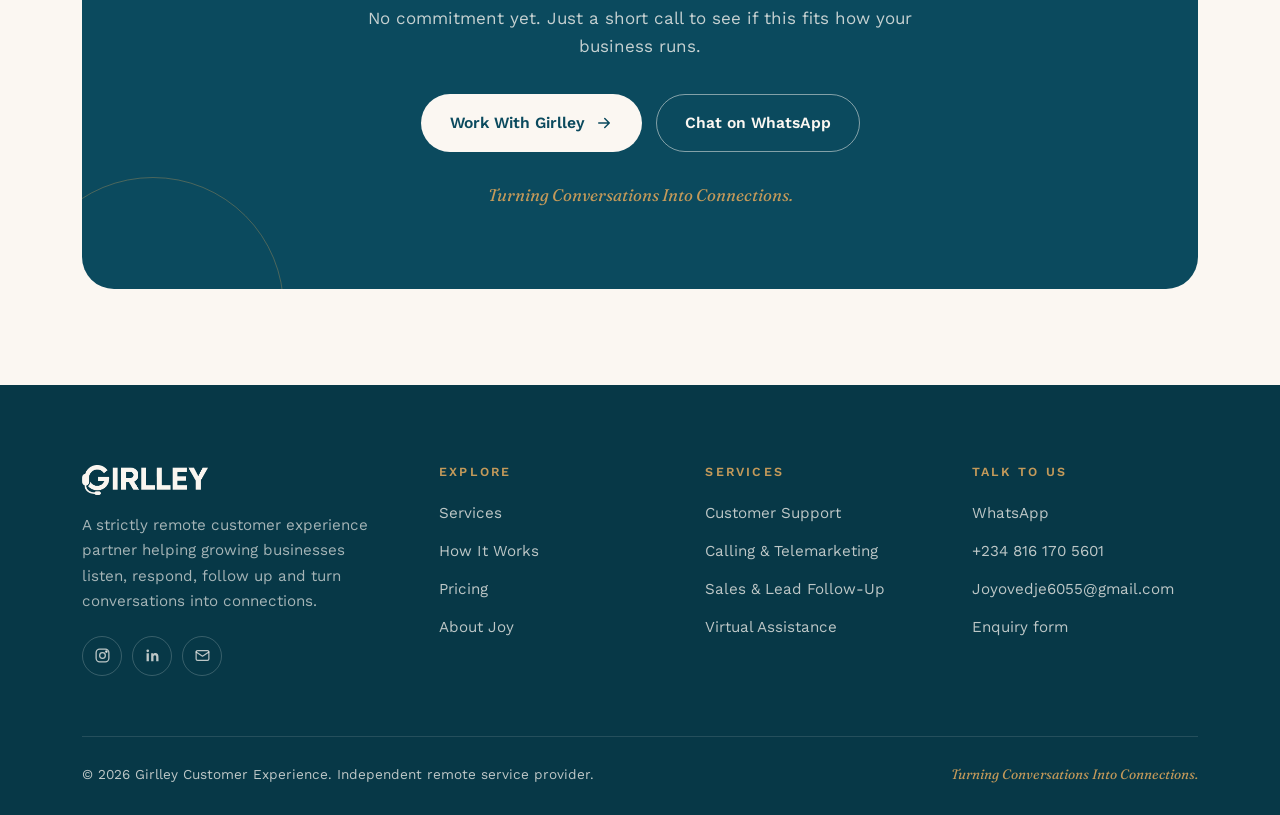
<file: contact.html>
<!doctype html>
<html lang="en">
<head>
<meta charset="utf-8">
<meta name="viewport" content="width=device-width, initial-scale=1">
<title>Contact | Girlley CX</title>
<meta name="description" content="Start a conversation with Girlley Customer Experience via WhatsApp, email or the enquiry form.">
<meta name="theme-color" content="#0B4A5E">
<meta property="og:title" content="Contact | Girlley CX">
<meta property="og:description" content="Start a conversation with Girlley Customer Experience via WhatsApp, email or the enquiry form.">
<meta property="og:type" content="website">
<meta property="og:image" content="logo.png">
<link rel="icon" type="image/png" href="favicon.png">
<link rel="apple-touch-icon" href="favicon.png">
<link rel="preconnect" href="https://fonts.googleapis.com">
<link rel="preconnect" href="https://fonts.gstatic.com" crossorigin>
<link href="https://fonts.googleapis.com/css2?family=Fraunces:ital,opsz,wght@0,9..144,400;0,9..144,500;0,9..144,600;1,9..144,400;1,9..144,500&family=Work+Sans:wght@400;500;600&display=swap" rel="stylesheet">
<link rel="stylesheet" href="styles.css">
</head>
<body>
<header class="site-header">
  <div class="container nav">
    <a href="index.html" class="brand" aria-label="Girlley Customer Experience home"><img src="logo.png" alt="Girlley" width="126" height="30"></a>
    <ul class="nav-links">
      <li><a href="index.html">Home</a></li><li><a href="services.html">Services</a></li><li><a href="how-it-works.html">How It Works</a></li><li><a href="pricing.html">Pricing</a></li><li><a href="about.html">About</a></li><li><a href="contact.html" class="active">Contact</a></li>
      <li><a href="contact.html" class="btn btn-primary nav-cta">Work With Us</a></li>
    </ul>
    <button class="menu-toggle" aria-label="Open menu" aria-expanded="false"><span></span><span></span><span></span></button>
  </div>
</header>
<main>

<section class="page-hero"><div class="container">
  <span class="eyebrow">Contact</span>
  <h1>Let's talk about <em class="accent">your customers.</em></h1>
  <p class="lead">Tell us what your business needs and let's create a remote support solution around it.</p>
</div></section>
<section style="padding-top:20px"><div class="container contact-grid">
  <form class="form reveal" id="enquiry-form" novalidate>
    <div class="form-row">
      <div class="field"><label for="name">Name *</label><input id="name" name="name" required autocomplete="name"></div>
      <div class="field"><label for="business">Business name *</label><input id="business" name="business" required autocomplete="organization"></div>
    </div>
    <div class="form-row">
      <div class="field"><label for="email">Email *</label><input id="email" name="email" type="email" required autocomplete="email"></div>
      <div class="field"><label for="whatsapp">WhatsApp number *</label><input id="whatsapp" name="whatsapp" type="tel" required autocomplete="tel" placeholder="+234…"></div>
    </div>
    <div class="field"><label for="about">What does your business do?</label><input id="about" name="about"></div>
    <div class="form-row">
      <div class="field"><label for="need">What do you need help with?</label>
        <select id="need" name="need"><option value="">Select an option</option><option>Customer Support / WhatsApp</option><option>Calling &amp; Telemarketing</option><option>Sales &amp; Lead Follow-Up</option><option>Virtual Assistance</option><option>A custom project</option><option>Not sure yet</option></select></div>
      <div class="field"><label for="start">Preferred starting date</label><input id="start" name="start" type="date"></div>
    </div>
    <div class="field"><label for="challenge">Tell us a little about your current challenge</label><textarea id="challenge" name="challenge"></textarea></div>
    <div class="form-actions">
      <button type="submit" class="btn btn-primary">Start a Conversation <svg viewBox="0 0 24 24" fill="none" stroke="currentColor" stroke-width="2" stroke-linecap="round" stroke-linejoin="round" aria-hidden="true"><path d="M5 12h14M13 6l6 6-6 6"/></svg></button>
      <button type="button" id="send-email" class="btn btn-outline">Send by email instead</button>
    </div>
    <p class="form-note">“Start a Conversation” opens WhatsApp with your details filled in. Just tap send.</p>
  </form>
  <div class="contact-side reveal">
    <a class="contact-item" href="https://wa.me/2348161705601?text=Hello%20Girlley%20CX%2C%20I%27d%20like%20to%20learn%20more%20about%20your%20services." target="_blank" rel="noopener"><div class="icon"><svg viewBox="0 0 24 24" fill="none" stroke="currentColor" stroke-width="1.7" stroke-linecap="round" stroke-linejoin="round" aria-hidden="true"><path d="M21 12a8 8 0 0 1-11.6 7.1L4 20l1-4.4A8 8 0 1 1 21 12z"/></svg></div><div><small>WhatsApp</small><strong>+234 816 170 5601</strong></div></a>
    <a class="contact-item" href="tel:+2348161705601"><div class="icon"><svg viewBox="0 0 24 24" fill="none" stroke="currentColor" stroke-width="1.7" stroke-linecap="round" stroke-linejoin="round" aria-hidden="true"><path d="M22 16.9v3a2 2 0 0 1-2.2 2 19.8 19.8 0 0 1-8.6-3.1 19.5 19.5 0 0 1-6-6A19.8 19.8 0 0 1 2.1 4.2 2 2 0 0 1 4.1 2h3a2 2 0 0 1 2 1.7c.1.9.4 1.8.7 2.7a2 2 0 0 1-.5 2.1L8 9.8a16 16 0 0 0 6 6l1.3-1.3a2 2 0 0 1 2.1-.4c.9.3 1.8.6 2.7.7a2 2 0 0 1 1.7 2z"/></svg></div><div><small>Call</small><strong>+234 816 170 5601</strong></div></a>
    <a class="contact-item" href="mailto:Joyovedje6055@gmail.com"><div class="icon"><svg viewBox="0 0 24 24" fill="none" stroke="currentColor" stroke-width="1.7" stroke-linecap="round" stroke-linejoin="round" aria-hidden="true"><rect x="3" y="5" width="18" height="14" rx="2"/><path d="m3 7 9 6 9-6"/></svg></div><div><small>Email</small><strong>Joyovedje6055@gmail.com</strong></div></a>
    <a class="contact-item" href="https://www.instagram.com/girlley_cx" target="_blank" rel="noopener"><div class="icon"><svg viewBox="0 0 24 24" fill="none" stroke="currentColor" stroke-width="1.8" aria-hidden="true"><rect x="3" y="3" width="18" height="18" rx="5"/><circle cx="12" cy="12" r="4"/><circle cx="17.5" cy="6.5" r="1" fill="currentColor"/></svg></div><div><small>Instagram</small><strong>@girlley_cx</strong></div></a>
    <a class="contact-item" href="https://www.linkedin.com/in/joy-ovedje-bb84bb2b6" target="_blank" rel="noopener"><div class="icon"><svg viewBox="0 0 24 24" fill="currentColor" aria-hidden="true"><path d="M6.9 8.7H3.6V20h3.3V8.7zM5.3 3.5a1.9 1.9 0 1 0 0 3.8 1.9 1.9 0 0 0 0-3.8zM20.4 13.5c0-3-1.6-4.9-4.2-4.9-1.5 0-2.5.8-2.9 1.6V8.7h-3.2V20h3.3v-5.9c0-1.5.6-2.6 2-2.6s1.8 1.1 1.8 2.6V20h3.3l-.1-6.5z"/></svg></div><div><small>LinkedIn</small><strong>Joy Ovedje</strong></div></a>
  </div>
</div></section>
<section><div class="container"><div class="cta-band reveal">
<h2>Ready to take customer support off your plate?</h2><p>No commitment yet. Just a short call to see if this fits how your business runs.</p>
<div class="btn-row" style="justify-content:center"><a href="contact.html" class="btn btn-light">Work With Girlley <svg viewBox="0 0 24 24" fill="none" stroke="currentColor" stroke-width="2" stroke-linecap="round" stroke-linejoin="round" aria-hidden="true"><path d="M5 12h14M13 6l6 6-6 6"/></svg></a><a href="https://wa.me/2348161705601?text=Hello%20Girlley%20CX%2C%20I%27d%20like%20to%20learn%20more%20about%20your%20services." target="_blank" rel="noopener" class="btn btn-outline" style="border-color:rgba(251,247,242,.5);color:var(--cream)">Chat on WhatsApp</a></div>
<p class="tagline">Turning Conversations Into Connections.</p>
</div></div></section>

</main>
<footer class="site-footer">
  <div class="container">
    <div class="footer-grid">
      <div>
        <img src="logo-light.png" alt="Girlley" width="126" height="30">
        <p>A strictly remote customer experience partner helping growing businesses listen, respond, follow up and turn conversations into connections.</p>
        <div class="socials">
          <a href="https://www.instagram.com/girlley_cx" target="_blank" rel="noopener" aria-label="Instagram"><svg viewBox="0 0 24 24" fill="none" stroke="currentColor" stroke-width="1.8" aria-hidden="true"><rect x="3" y="3" width="18" height="18" rx="5"/><circle cx="12" cy="12" r="4"/><circle cx="17.5" cy="6.5" r="1" fill="currentColor"/></svg></a>
          <a href="https://www.linkedin.com/in/joy-ovedje-bb84bb2b6" target="_blank" rel="noopener" aria-label="LinkedIn"><svg viewBox="0 0 24 24" fill="currentColor" aria-hidden="true"><path d="M6.9 8.7H3.6V20h3.3V8.7zM5.3 3.5a1.9 1.9 0 1 0 0 3.8 1.9 1.9 0 0 0 0-3.8zM20.4 13.5c0-3-1.6-4.9-4.2-4.9-1.5 0-2.5.8-2.9 1.6V8.7h-3.2V20h3.3v-5.9c0-1.5.6-2.6 2-2.6s1.8 1.1 1.8 2.6V20h3.3l-.1-6.5z"/></svg></a>
          <a href="mailto:Joyovedje6055@gmail.com" aria-label="Email"><svg viewBox="0 0 24 24" fill="none" stroke="currentColor" stroke-width="1.7" stroke-linecap="round" stroke-linejoin="round" aria-hidden="true"><rect x="3" y="5" width="18" height="14" rx="2"/><path d="m3 7 9 6 9-6"/></svg></a>
        </div>
      </div>
      <div>
        <h4>Explore</h4>
        <ul><li><a href="services.html">Services</a></li><li><a href="how-it-works.html">How It Works</a></li><li><a href="pricing.html">Pricing</a></li><li><a href="about.html">About Joy</a></li></ul>
      </div>
      <div>
        <h4>Services</h4>
        <ul><li><a href="services.html#support">Customer Support</a></li><li><a href="services.html#calling">Calling &amp; Telemarketing</a></li><li><a href="services.html#sales">Sales &amp; Lead Follow-Up</a></li><li><a href="services.html#va">Virtual Assistance</a></li></ul>
      </div>
      <div>
        <h4>Talk to us</h4>
        <ul><li><a href="https://wa.me/2348161705601?text=Hello%20Girlley%20CX%2C%20I%27d%20like%20to%20learn%20more%20about%20your%20services." target="_blank" rel="noopener">WhatsApp</a></li><li><a href="tel:+2348161705601">+234 816 170 5601</a></li><li><a href="mailto:Joyovedje6055@gmail.com">Joyovedje6055@gmail.com</a></li><li><a href="contact.html">Enquiry form</a></li></ul>
      </div>
    </div>
    <div class="footer-bottom">
      <span>&copy; <span data-year>2026</span> Girlley Customer Experience. Independent remote service provider.</span>
      <em>Turning Conversations Into Connections.</em>
    </div>
  </div>
</footer>
<div class="wa-float">
  <span class="wa-label">Chat with Girlley 👋</span>
  <a class="wa-btn" href="https://wa.me/2348161705601?text=Hello%20Girlley%20CX%2C%20I%27d%20like%20to%20learn%20more%20about%20your%20services." target="_blank" rel="noopener" aria-label="Chat with Girlley on WhatsApp"><svg viewBox="0 0 32 32" aria-hidden="true"><path d="M16 3C8.8 3 3 8.7 3 15.8c0 2.5.7 4.9 2 7L3 29l6.4-2c2 1.1 4.3 1.7 6.6 1.7 7.2 0 13-5.7 13-12.8S23.2 3 16 3zm0 23.4c-2.1 0-4.1-.6-5.9-1.6l-.4-.3-3.8 1.2 1.2-3.7-.3-.4a10.4 10.4 0 0 1-1.7-5.7C5.1 10 10 5.2 16 5.2S26.9 10 26.9 15.8 22 26.4 16 26.4zm6-7.8c-.3-.2-1.9-.9-2.2-1-.3-.1-.5-.2-.7.2l-1 1.2c-.2.2-.4.2-.7.1a8.8 8.8 0 0 1-4.4-3.8c-.3-.6.3-.5.9-1.7.1-.2 0-.4 0-.5l-1-2.4c-.3-.6-.5-.5-.7-.5h-.6c-.2 0-.6.1-.9.4-.3.3-1.1 1.1-1.1 2.7s1.2 3.2 1.3 3.4c.2.2 2.3 3.5 5.6 4.9 2.1.9 2.9 1 4 .8.6-.1 1.9-.8 2.2-1.5.3-.8.3-1.4.2-1.5-.1-.2-.3-.3-.6-.4z"/></svg></a>
</div>
<script src="main.js" defer></script>
</body>
</html>
</file>
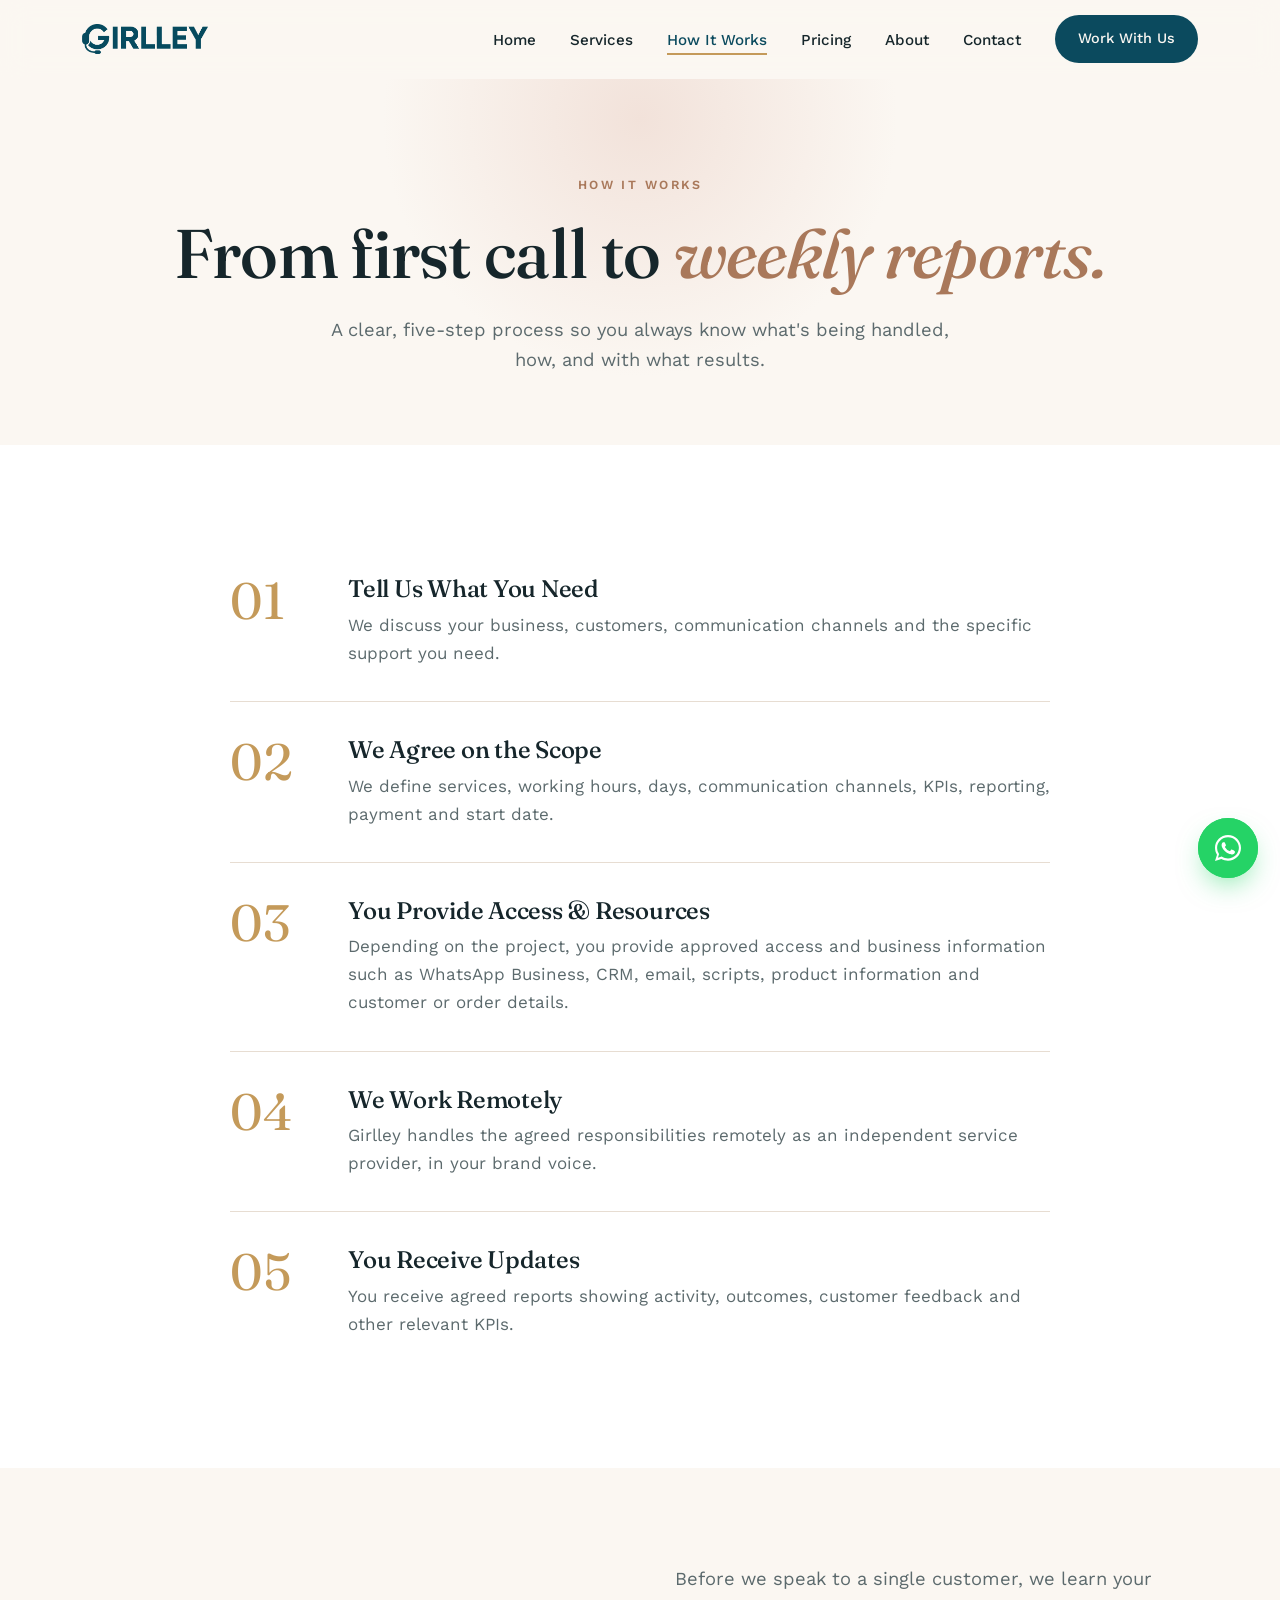
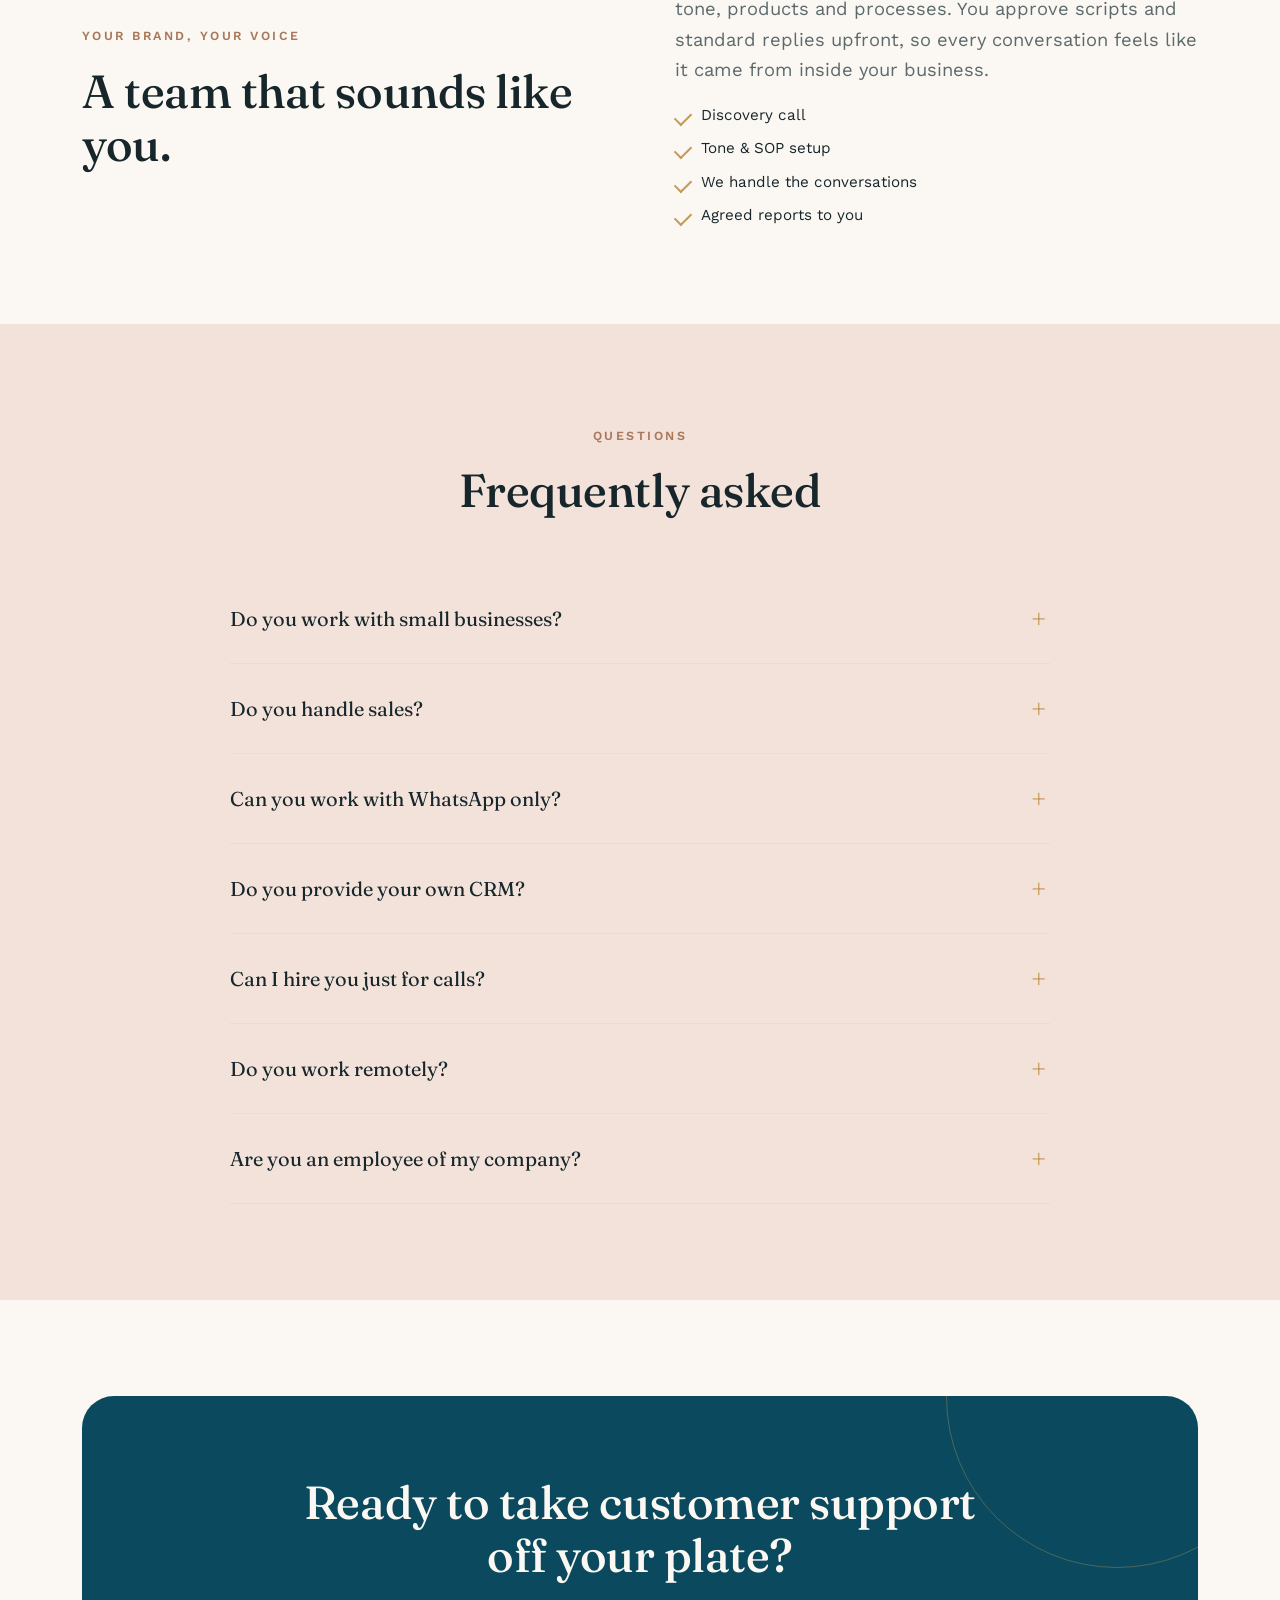
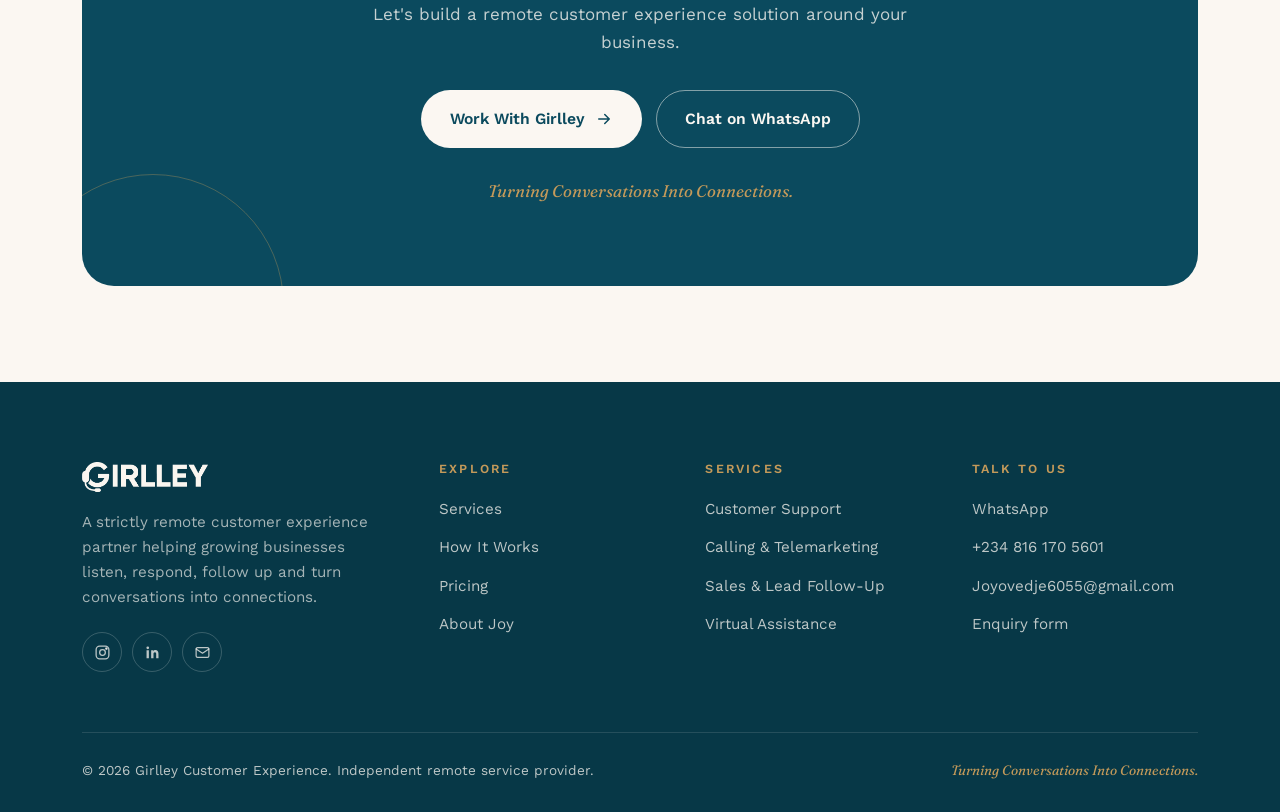
<file: how-it-works.html>
<!doctype html>
<html lang="en">
<head>
<meta charset="utf-8">
<meta name="viewport" content="width=device-width, initial-scale=1">
<title>How It Works | Girlley CX</title>
<meta name="description" content="How Girlley Customer Experience works: discovery, scope, access, remote delivery and regular reporting. Plus answers to common questions.">
<meta name="theme-color" content="#0B4A5E">
<meta property="og:title" content="How It Works | Girlley CX">
<meta property="og:description" content="How Girlley Customer Experience works: discovery, scope, access, remote delivery and regular reporting. Plus answers to common questions.">
<meta property="og:type" content="website">
<meta property="og:image" content="logo.png">
<link rel="icon" type="image/png" href="favicon.png">
<link rel="apple-touch-icon" href="favicon.png">
<link rel="preconnect" href="https://fonts.googleapis.com">
<link rel="preconnect" href="https://fonts.gstatic.com" crossorigin>
<link href="https://fonts.googleapis.com/css2?family=Fraunces:ital,opsz,wght@0,9..144,400;0,9..144,500;0,9..144,600;1,9..144,400;1,9..144,500&family=Work+Sans:wght@400;500;600&display=swap" rel="stylesheet">
<link rel="stylesheet" href="styles.css">
</head>
<body>
<header class="site-header">
  <div class="container nav">
    <a href="index.html" class="brand" aria-label="Girlley Customer Experience home"><img src="logo.png" alt="Girlley" width="126" height="30"></a>
    <ul class="nav-links">
      <li><a href="index.html">Home</a></li><li><a href="services.html">Services</a></li><li><a href="how-it-works.html" class="active">How It Works</a></li><li><a href="pricing.html">Pricing</a></li><li><a href="about.html">About</a></li><li><a href="contact.html">Contact</a></li>
      <li><a href="contact.html" class="btn btn-primary nav-cta">Work With Us</a></li>
    </ul>
    <button class="menu-toggle" aria-label="Open menu" aria-expanded="false"><span></span><span></span><span></span></button>
  </div>
</header>
<main>

<section class="page-hero"><div class="container">
  <span class="eyebrow">How it works</span>
  <h1>From first call to <em class="accent">weekly reports.</em></h1>
  <p class="lead">A clear, five-step process so you always know what's being handled, how, and with what results.</p>
</div></section>
<section class="bg-white"><div class="container">
  <div class="steps-v">
  <div class="step-v reveal"><span class="n">01</span><div><h3>Tell Us What You Need</h3><p>We discuss your business, customers, communication channels and the specific support you need.</p></div></div><div class="step-v reveal"><span class="n">02</span><div><h3>We Agree on the Scope</h3><p>We define services, working hours, days, communication channels, KPIs, reporting, payment and start date.</p></div></div><div class="step-v reveal"><span class="n">03</span><div><h3>You Provide Access &amp; Resources</h3><p>Depending on the project, you provide approved access and business information such as WhatsApp Business, CRM, email, scripts, product information and customer or order details.</p></div></div><div class="step-v reveal"><span class="n">04</span><div><h3>We Work Remotely</h3><p>Girlley handles the agreed responsibilities remotely as an independent service provider, in your brand voice.</p></div></div><div class="step-v reveal"><span class="n">05</span><div><h3>You Receive Updates</h3><p>You receive agreed reports showing activity, outcomes, customer feedback and other relevant KPIs.</p></div></div>
  </div>
</div></section>
<section><div class="container split">
  <div class="reveal"><span class="eyebrow">Your brand, your voice</span><h2>A team that sounds like you.</h2></div>
  <div class="reveal"><p class="lead">Before we speak to a single customer, we learn your tone, products and processes. You approve scripts and standard replies upfront, so every conversation feels like it came from inside your business.</p>
  <ul class="ticks"><li>Discovery call</li><li>Tone &amp; SOP setup</li><li>We handle the conversations</li><li>Agreed reports to you</li></ul></div>
</div></section>
<section class="bg-blush"><div class="container">
  <div class="section-head center reveal"><span class="eyebrow">Questions</span><h2>Frequently asked</h2></div>
  <div class="faq reveal">
  <details><summary>Do you work with small businesses?</summary><p>Yes. Our services are designed for growing businesses that need professional customer support without necessarily hiring a full in-house team.</p></details><details><summary>Do you handle sales?</summary><p>Yes. Depending on the agreed service, we can assist with enquiries, lead follow-up, outbound calls, appointment setting, order assistance and other sales-support activities.</p></details><details><summary>Can you work with WhatsApp only?</summary><p>Yes. We can work with WhatsApp, calls, email and other agreed channels.</p></details><details><summary>Do you provide your own CRM?</summary><p>We can work with your existing CRM or agreed tools. For smaller businesses, we can set up a simple workflow using tools like Google Sheets, WhatsApp Business and other appropriate systems.</p></details><details><summary>Can I hire you just for calls?</summary><p>Yes. We can structure a service around outbound calls, lead follow-up, appointment setting or telemarketing.</p></details><details><summary>Do you work remotely?</summary><p>Yes. Girlley is a strictly remote service provider.</p></details><details><summary>Are you an employee of my company?</summary><p>No. Girlley provides services as an independent contractor/service provider under an agreed scope of work.</p></details>
  </div>
</div></section>
<section><div class="container"><div class="cta-band reveal">
<h2>Ready to take customer support off your plate?</h2><p>Let's build a remote customer experience solution around your business.</p>
<div class="btn-row" style="justify-content:center"><a href="contact.html" class="btn btn-light">Work With Girlley <svg viewBox="0 0 24 24" fill="none" stroke="currentColor" stroke-width="2" stroke-linecap="round" stroke-linejoin="round" aria-hidden="true"><path d="M5 12h14M13 6l6 6-6 6"/></svg></a><a href="https://wa.me/2348161705601?text=Hello%20Girlley%20CX%2C%20I%27d%20like%20to%20learn%20more%20about%20your%20services." target="_blank" rel="noopener" class="btn btn-outline" style="border-color:rgba(251,247,242,.5);color:var(--cream)">Chat on WhatsApp</a></div>
<p class="tagline">Turning Conversations Into Connections.</p>
</div></div></section>

</main>
<footer class="site-footer">
  <div class="container">
    <div class="footer-grid">
      <div>
        <img src="logo-light.png" alt="Girlley" width="126" height="30">
        <p>A strictly remote customer experience partner helping growing businesses listen, respond, follow up and turn conversations into connections.</p>
        <div class="socials">
          <a href="https://www.instagram.com/girlley_cx" target="_blank" rel="noopener" aria-label="Instagram"><svg viewBox="0 0 24 24" fill="none" stroke="currentColor" stroke-width="1.8" aria-hidden="true"><rect x="3" y="3" width="18" height="18" rx="5"/><circle cx="12" cy="12" r="4"/><circle cx="17.5" cy="6.5" r="1" fill="currentColor"/></svg></a>
          <a href="https://www.linkedin.com/in/joy-ovedje-bb84bb2b6" target="_blank" rel="noopener" aria-label="LinkedIn"><svg viewBox="0 0 24 24" fill="currentColor" aria-hidden="true"><path d="M6.9 8.7H3.6V20h3.3V8.7zM5.3 3.5a1.9 1.9 0 1 0 0 3.8 1.9 1.9 0 0 0 0-3.8zM20.4 13.5c0-3-1.6-4.9-4.2-4.9-1.5 0-2.5.8-2.9 1.6V8.7h-3.2V20h3.3v-5.9c0-1.5.6-2.6 2-2.6s1.8 1.1 1.8 2.6V20h3.3l-.1-6.5z"/></svg></a>
          <a href="mailto:Joyovedje6055@gmail.com" aria-label="Email"><svg viewBox="0 0 24 24" fill="none" stroke="currentColor" stroke-width="1.7" stroke-linecap="round" stroke-linejoin="round" aria-hidden="true"><rect x="3" y="5" width="18" height="14" rx="2"/><path d="m3 7 9 6 9-6"/></svg></a>
        </div>
      </div>
      <div>
        <h4>Explore</h4>
        <ul><li><a href="services.html">Services</a></li><li><a href="how-it-works.html">How It Works</a></li><li><a href="pricing.html">Pricing</a></li><li><a href="about.html">About Joy</a></li></ul>
      </div>
      <div>
        <h4>Services</h4>
        <ul><li><a href="services.html#support">Customer Support</a></li><li><a href="services.html#calling">Calling &amp; Telemarketing</a></li><li><a href="services.html#sales">Sales &amp; Lead Follow-Up</a></li><li><a href="services.html#va">Virtual Assistance</a></li></ul>
      </div>
      <div>
        <h4>Talk to us</h4>
        <ul><li><a href="https://wa.me/2348161705601?text=Hello%20Girlley%20CX%2C%20I%27d%20like%20to%20learn%20more%20about%20your%20services." target="_blank" rel="noopener">WhatsApp</a></li><li><a href="tel:+2348161705601">+234 816 170 5601</a></li><li><a href="mailto:Joyovedje6055@gmail.com">Joyovedje6055@gmail.com</a></li><li><a href="contact.html">Enquiry form</a></li></ul>
      </div>
    </div>
    <div class="footer-bottom">
      <span>&copy; <span data-year>2026</span> Girlley Customer Experience. Independent remote service provider.</span>
      <em>Turning Conversations Into Connections.</em>
    </div>
  </div>
</footer>
<div class="wa-float">
  <span class="wa-label">Chat with Girlley 👋</span>
  <a class="wa-btn" href="https://wa.me/2348161705601?text=Hello%20Girlley%20CX%2C%20I%27d%20like%20to%20learn%20more%20about%20your%20services." target="_blank" rel="noopener" aria-label="Chat with Girlley on WhatsApp"><svg viewBox="0 0 32 32" aria-hidden="true"><path d="M16 3C8.8 3 3 8.7 3 15.8c0 2.5.7 4.9 2 7L3 29l6.4-2c2 1.1 4.3 1.7 6.6 1.7 7.2 0 13-5.7 13-12.8S23.2 3 16 3zm0 23.4c-2.1 0-4.1-.6-5.9-1.6l-.4-.3-3.8 1.2 1.2-3.7-.3-.4a10.4 10.4 0 0 1-1.7-5.7C5.1 10 10 5.2 16 5.2S26.9 10 26.9 15.8 22 26.4 16 26.4zm6-7.8c-.3-.2-1.9-.9-2.2-1-.3-.1-.5-.2-.7.2l-1 1.2c-.2.2-.4.2-.7.1a8.8 8.8 0 0 1-4.4-3.8c-.3-.6.3-.5.9-1.7.1-.2 0-.4 0-.5l-1-2.4c-.3-.6-.5-.5-.7-.5h-.6c-.2 0-.6.1-.9.4-.3.3-1.1 1.1-1.1 2.7s1.2 3.2 1.3 3.4c.2.2 2.3 3.5 5.6 4.9 2.1.9 2.9 1 4 .8.6-.1 1.9-.8 2.2-1.5.3-.8.3-1.4.2-1.5-.1-.2-.3-.3-.6-.4z"/></svg></a>
</div>
<script src="main.js" defer></script>
</body>
</html>
</file>
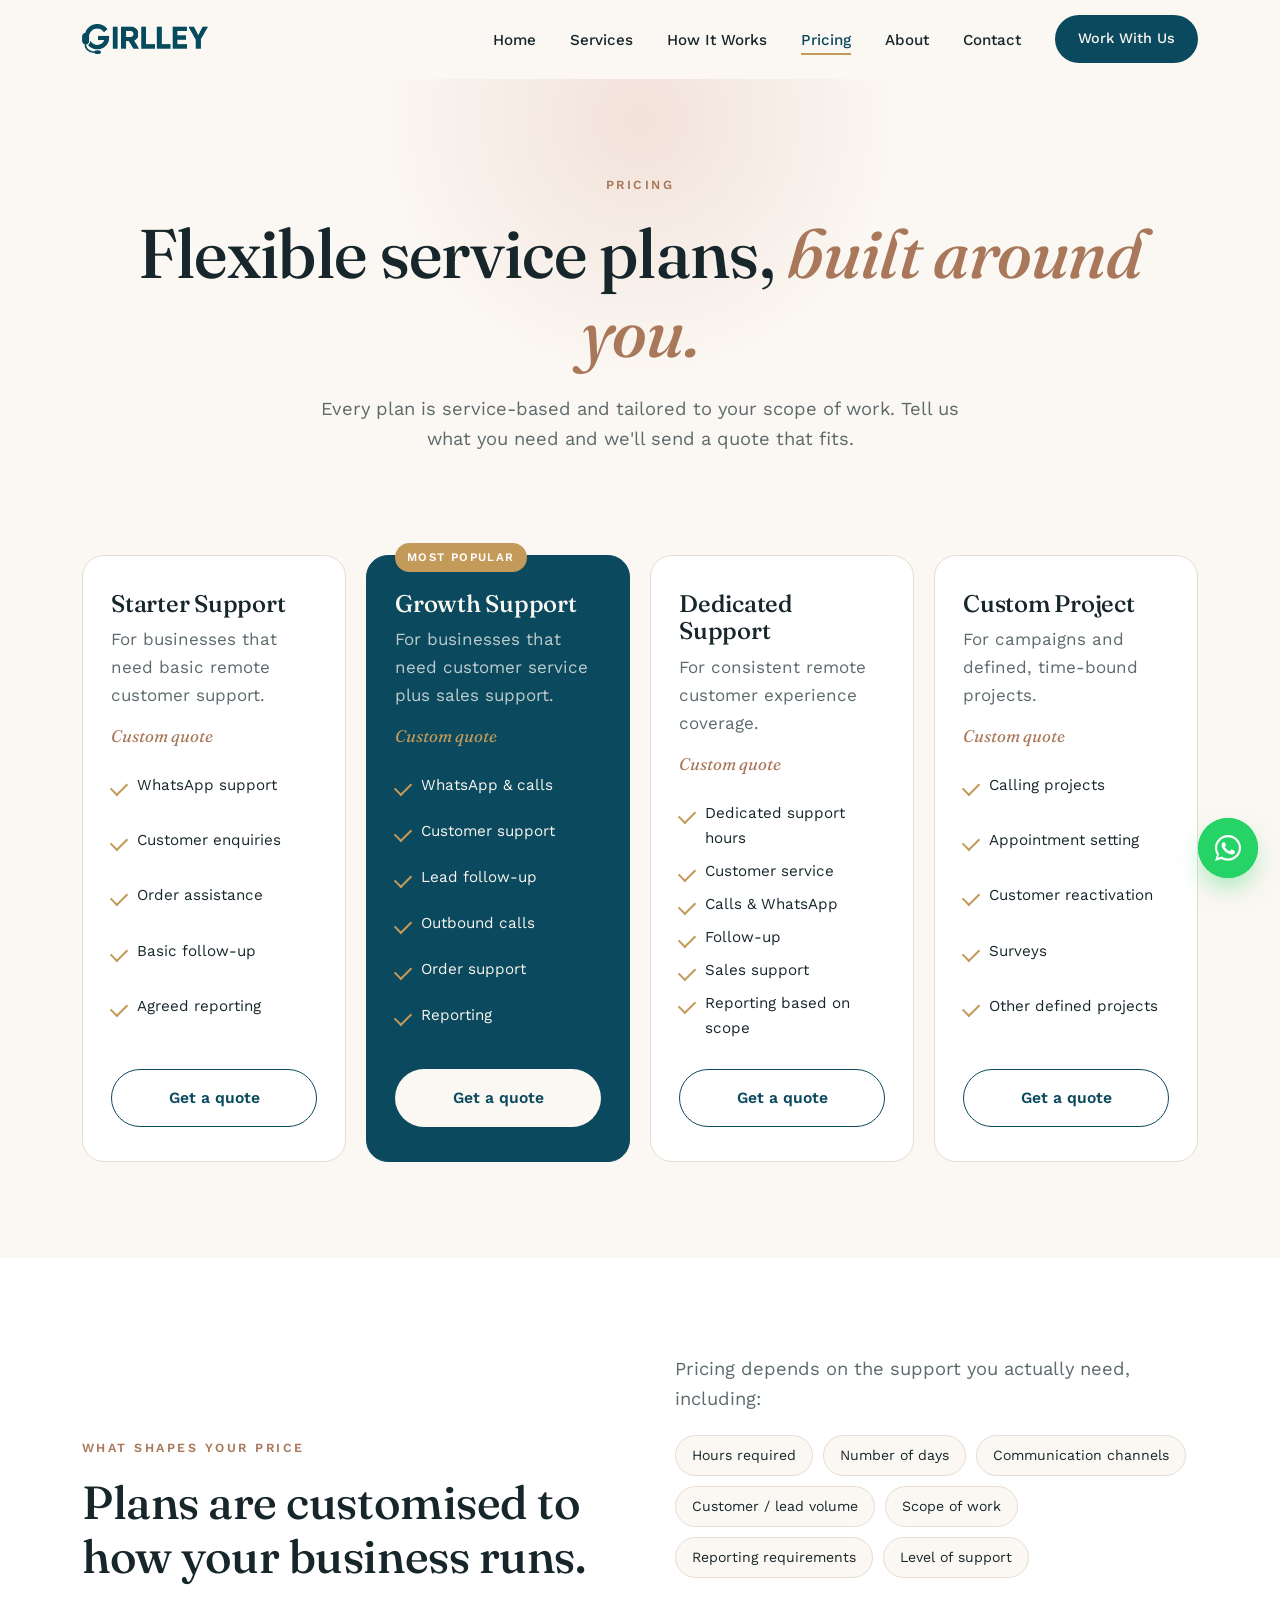
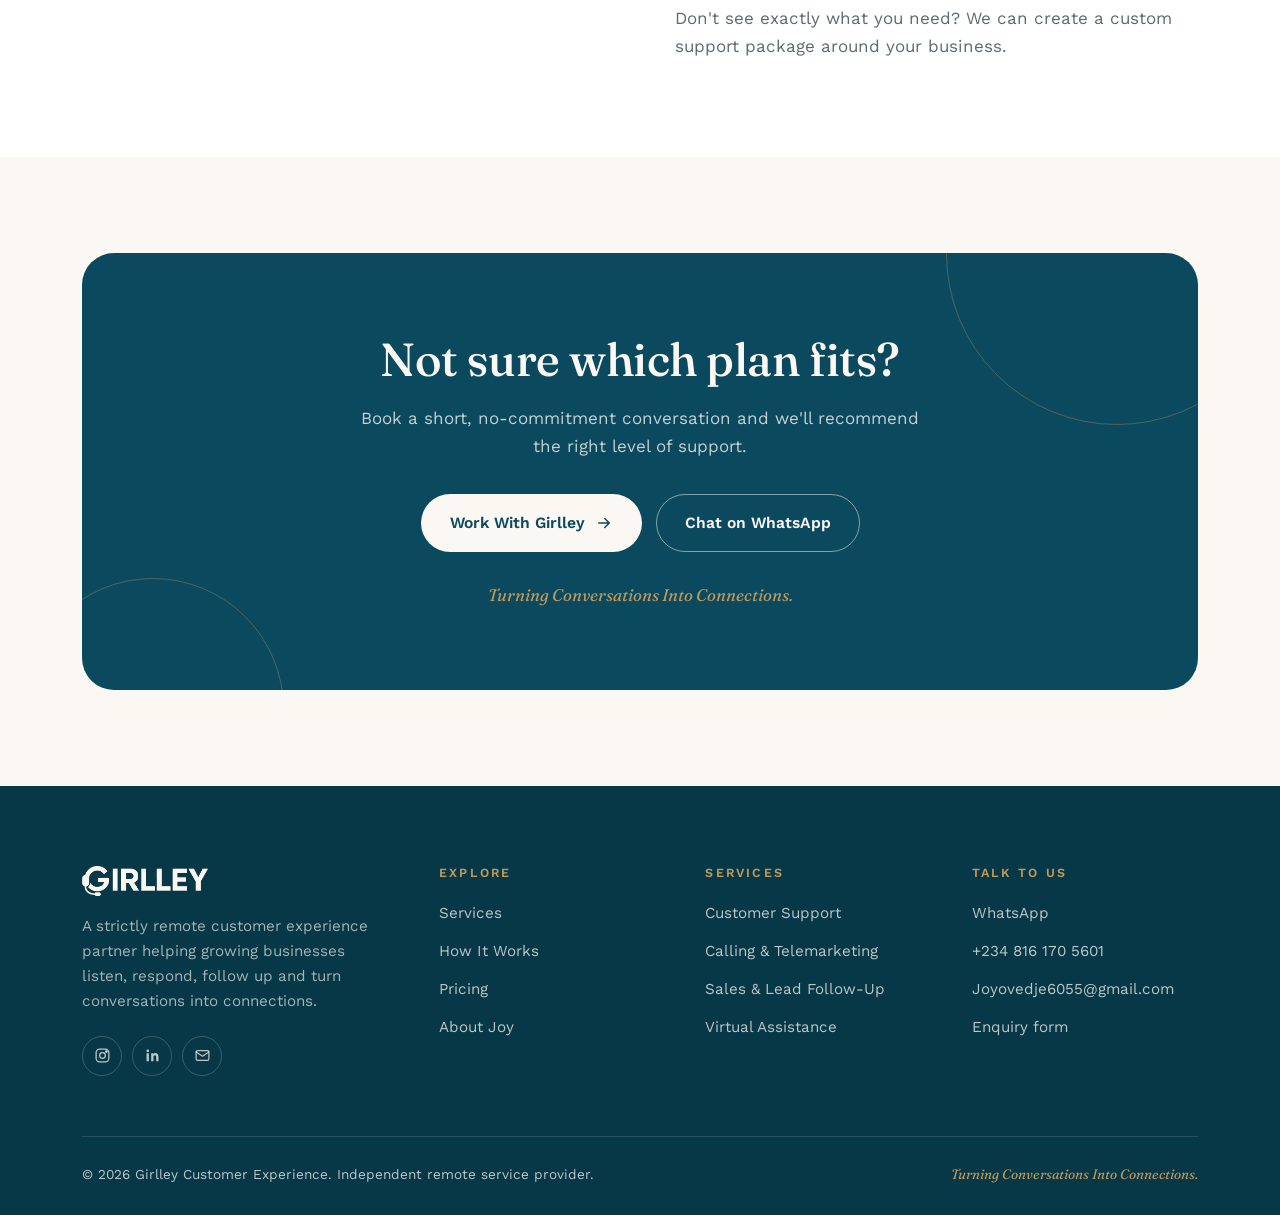
<file: pricing.html>
<!doctype html>
<html lang="en">
<head>
<meta charset="utf-8">
<meta name="viewport" content="width=device-width, initial-scale=1">
<title>Pricing | Girlley CX</title>
<meta name="description" content="Flexible, service-based customer experience plans from Girlley CX: Starter, Growth, Dedicated and Custom Project support.">
<meta name="theme-color" content="#0B4A5E">
<meta property="og:title" content="Pricing | Girlley CX">
<meta property="og:description" content="Flexible, service-based customer experience plans from Girlley CX: Starter, Growth, Dedicated and Custom Project support.">
<meta property="og:type" content="website">
<meta property="og:image" content="logo.png">
<link rel="icon" type="image/png" href="favicon.png">
<link rel="apple-touch-icon" href="favicon.png">
<link rel="preconnect" href="https://fonts.googleapis.com">
<link rel="preconnect" href="https://fonts.gstatic.com" crossorigin>
<link href="https://fonts.googleapis.com/css2?family=Fraunces:ital,opsz,wght@0,9..144,400;0,9..144,500;0,9..144,600;1,9..144,400;1,9..144,500&family=Work+Sans:wght@400;500;600&display=swap" rel="stylesheet">
<link rel="stylesheet" href="styles.css">
</head>
<body>
<header class="site-header">
  <div class="container nav">
    <a href="index.html" class="brand" aria-label="Girlley Customer Experience home"><img src="logo.png" alt="Girlley" width="126" height="30"></a>
    <ul class="nav-links">
      <li><a href="index.html">Home</a></li><li><a href="services.html">Services</a></li><li><a href="how-it-works.html">How It Works</a></li><li><a href="pricing.html" class="active">Pricing</a></li><li><a href="about.html">About</a></li><li><a href="contact.html">Contact</a></li>
      <li><a href="contact.html" class="btn btn-primary nav-cta">Work With Us</a></li>
    </ul>
    <button class="menu-toggle" aria-label="Open menu" aria-expanded="false"><span></span><span></span><span></span></button>
  </div>
</header>
<main>

<section class="page-hero"><div class="container">
  <span class="eyebrow">Pricing</span>
  <h1>Flexible service plans, <em class="accent">built around you.</em></h1>
  <p class="lead">Every plan is service-based and tailored to your scope of work. Tell us what you need and we'll send a quote that fits.</p>
</div></section>
<section style="padding-top:30px"><div class="container">
  <div class="plans">
  <div class="plan reveal"><h3>Starter Support</h3><p>For businesses that need basic remote customer support.</p><span class="price">Custom quote</span><ul class="ticks"><li>WhatsApp support</li><li>Customer enquiries</li><li>Order assistance</li><li>Basic follow-up</li><li>Agreed reporting</li></ul><a href="contact.html" class="btn btn-outline">Get a quote</a></div><div class="plan featured reveal"><span class="badge">Most popular</span><h3>Growth Support</h3><p>For businesses that need customer service plus sales support.</p><span class="price">Custom quote</span><ul class="ticks"><li>WhatsApp &amp; calls</li><li>Customer support</li><li>Lead follow-up</li><li>Outbound calls</li><li>Order support</li><li>Reporting</li></ul><a href="contact.html" class="btn btn-light">Get a quote</a></div><div class="plan reveal"><h3>Dedicated Support</h3><p>For consistent remote customer experience coverage.</p><span class="price">Custom quote</span><ul class="ticks"><li>Dedicated support hours</li><li>Customer service</li><li>Calls &amp; WhatsApp</li><li>Follow-up</li><li>Sales support</li><li>Reporting based on scope</li></ul><a href="contact.html" class="btn btn-outline">Get a quote</a></div><div class="plan reveal"><h3>Custom Project</h3><p>For campaigns and defined, time-bound projects.</p><span class="price">Custom quote</span><ul class="ticks"><li>Calling projects</li><li>Appointment setting</li><li>Customer reactivation</li><li>Surveys</li><li>Other defined projects</li></ul><a href="contact.html" class="btn btn-outline">Get a quote</a></div>
  </div>
</div></section>
<section class="bg-white"><div class="container split">
  <div class="reveal"><span class="eyebrow">What shapes your price</span><h2>Plans are customised to how your business runs.</h2></div>
  <div class="reveal"><p class="lead">Pricing depends on the support you actually need, including:</p>
  <div class="factors"><span>Hours required</span><span>Number of days</span><span>Communication channels</span><span>Customer / lead volume</span><span>Scope of work</span><span>Reporting requirements</span><span>Level of support</span></div>
  <p style="margin-top:26px">Don't see exactly what you need? We can create a custom support package around your business.</p></div>
</div></section>
<section><div class="container"><div class="cta-band reveal">
<h2>Not sure which plan fits?</h2><p>Book a short, no-commitment conversation and we'll recommend the right level of support.</p>
<div class="btn-row" style="justify-content:center"><a href="contact.html" class="btn btn-light">Work With Girlley <svg viewBox="0 0 24 24" fill="none" stroke="currentColor" stroke-width="2" stroke-linecap="round" stroke-linejoin="round" aria-hidden="true"><path d="M5 12h14M13 6l6 6-6 6"/></svg></a><a href="https://wa.me/2348161705601?text=Hello%20Girlley%20CX%2C%20I%27d%20like%20to%20learn%20more%20about%20your%20services." target="_blank" rel="noopener" class="btn btn-outline" style="border-color:rgba(251,247,242,.5);color:var(--cream)">Chat on WhatsApp</a></div>
<p class="tagline">Turning Conversations Into Connections.</p>
</div></div></section>

</main>
<footer class="site-footer">
  <div class="container">
    <div class="footer-grid">
      <div>
        <img src="logo-light.png" alt="Girlley" width="126" height="30">
        <p>A strictly remote customer experience partner helping growing businesses listen, respond, follow up and turn conversations into connections.</p>
        <div class="socials">
          <a href="https://www.instagram.com/girlley_cx" target="_blank" rel="noopener" aria-label="Instagram"><svg viewBox="0 0 24 24" fill="none" stroke="currentColor" stroke-width="1.8" aria-hidden="true"><rect x="3" y="3" width="18" height="18" rx="5"/><circle cx="12" cy="12" r="4"/><circle cx="17.5" cy="6.5" r="1" fill="currentColor"/></svg></a>
          <a href="https://www.linkedin.com/in/joy-ovedje-bb84bb2b6" target="_blank" rel="noopener" aria-label="LinkedIn"><svg viewBox="0 0 24 24" fill="currentColor" aria-hidden="true"><path d="M6.9 8.7H3.6V20h3.3V8.7zM5.3 3.5a1.9 1.9 0 1 0 0 3.8 1.9 1.9 0 0 0 0-3.8zM20.4 13.5c0-3-1.6-4.9-4.2-4.9-1.5 0-2.5.8-2.9 1.6V8.7h-3.2V20h3.3v-5.9c0-1.5.6-2.6 2-2.6s1.8 1.1 1.8 2.6V20h3.3l-.1-6.5z"/></svg></a>
          <a href="mailto:Joyovedje6055@gmail.com" aria-label="Email"><svg viewBox="0 0 24 24" fill="none" stroke="currentColor" stroke-width="1.7" stroke-linecap="round" stroke-linejoin="round" aria-hidden="true"><rect x="3" y="5" width="18" height="14" rx="2"/><path d="m3 7 9 6 9-6"/></svg></a>
        </div>
      </div>
      <div>
        <h4>Explore</h4>
        <ul><li><a href="services.html">Services</a></li><li><a href="how-it-works.html">How It Works</a></li><li><a href="pricing.html">Pricing</a></li><li><a href="about.html">About Joy</a></li></ul>
      </div>
      <div>
        <h4>Services</h4>
        <ul><li><a href="services.html#support">Customer Support</a></li><li><a href="services.html#calling">Calling &amp; Telemarketing</a></li><li><a href="services.html#sales">Sales &amp; Lead Follow-Up</a></li><li><a href="services.html#va">Virtual Assistance</a></li></ul>
      </div>
      <div>
        <h4>Talk to us</h4>
        <ul><li><a href="https://wa.me/2348161705601?text=Hello%20Girlley%20CX%2C%20I%27d%20like%20to%20learn%20more%20about%20your%20services." target="_blank" rel="noopener">WhatsApp</a></li><li><a href="tel:+2348161705601">+234 816 170 5601</a></li><li><a href="mailto:Joyovedje6055@gmail.com">Joyovedje6055@gmail.com</a></li><li><a href="contact.html">Enquiry form</a></li></ul>
      </div>
    </div>
    <div class="footer-bottom">
      <span>&copy; <span data-year>2026</span> Girlley Customer Experience. Independent remote service provider.</span>
      <em>Turning Conversations Into Connections.</em>
    </div>
  </div>
</footer>
<div class="wa-float">
  <span class="wa-label">Chat with Girlley 👋</span>
  <a class="wa-btn" href="https://wa.me/2348161705601?text=Hello%20Girlley%20CX%2C%20I%27d%20like%20to%20learn%20more%20about%20your%20services." target="_blank" rel="noopener" aria-label="Chat with Girlley on WhatsApp"><svg viewBox="0 0 32 32" aria-hidden="true"><path d="M16 3C8.8 3 3 8.7 3 15.8c0 2.5.7 4.9 2 7L3 29l6.4-2c2 1.1 4.3 1.7 6.6 1.7 7.2 0 13-5.7 13-12.8S23.2 3 16 3zm0 23.4c-2.1 0-4.1-.6-5.9-1.6l-.4-.3-3.8 1.2 1.2-3.7-.3-.4a10.4 10.4 0 0 1-1.7-5.7C5.1 10 10 5.2 16 5.2S26.9 10 26.9 15.8 22 26.4 16 26.4zm6-7.8c-.3-.2-1.9-.9-2.2-1-.3-.1-.5-.2-.7.2l-1 1.2c-.2.2-.4.2-.7.1a8.8 8.8 0 0 1-4.4-3.8c-.3-.6.3-.5.9-1.7.1-.2 0-.4 0-.5l-1-2.4c-.3-.6-.5-.5-.7-.5h-.6c-.2 0-.6.1-.9.4-.3.3-1.1 1.1-1.1 2.7s1.2 3.2 1.3 3.4c.2.2 2.3 3.5 5.6 4.9 2.1.9 2.9 1 4 .8.6-.1 1.9-.8 2.2-1.5.3-.8.3-1.4.2-1.5-.1-.2-.3-.3-.6-.4z"/></svg></a>
</div>
<script src="main.js" defer></script>
</body>
</html>
</file>
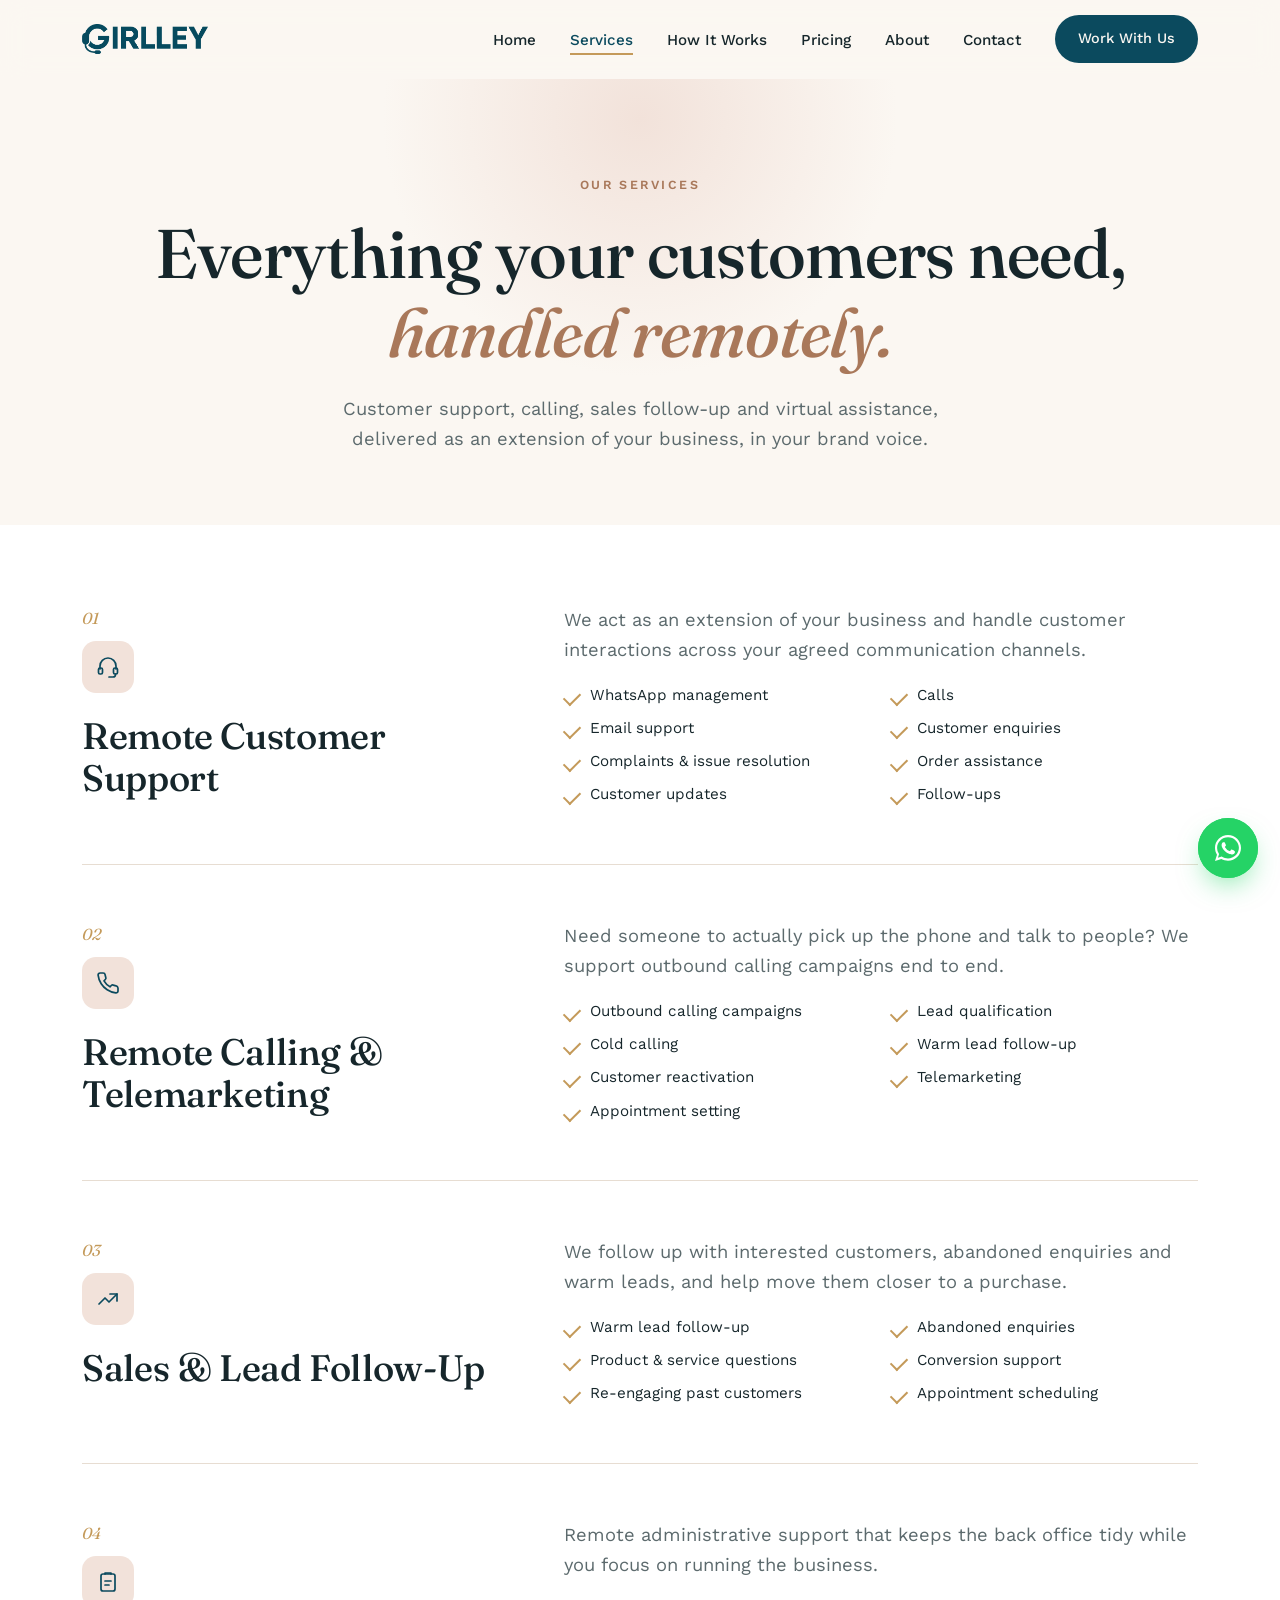
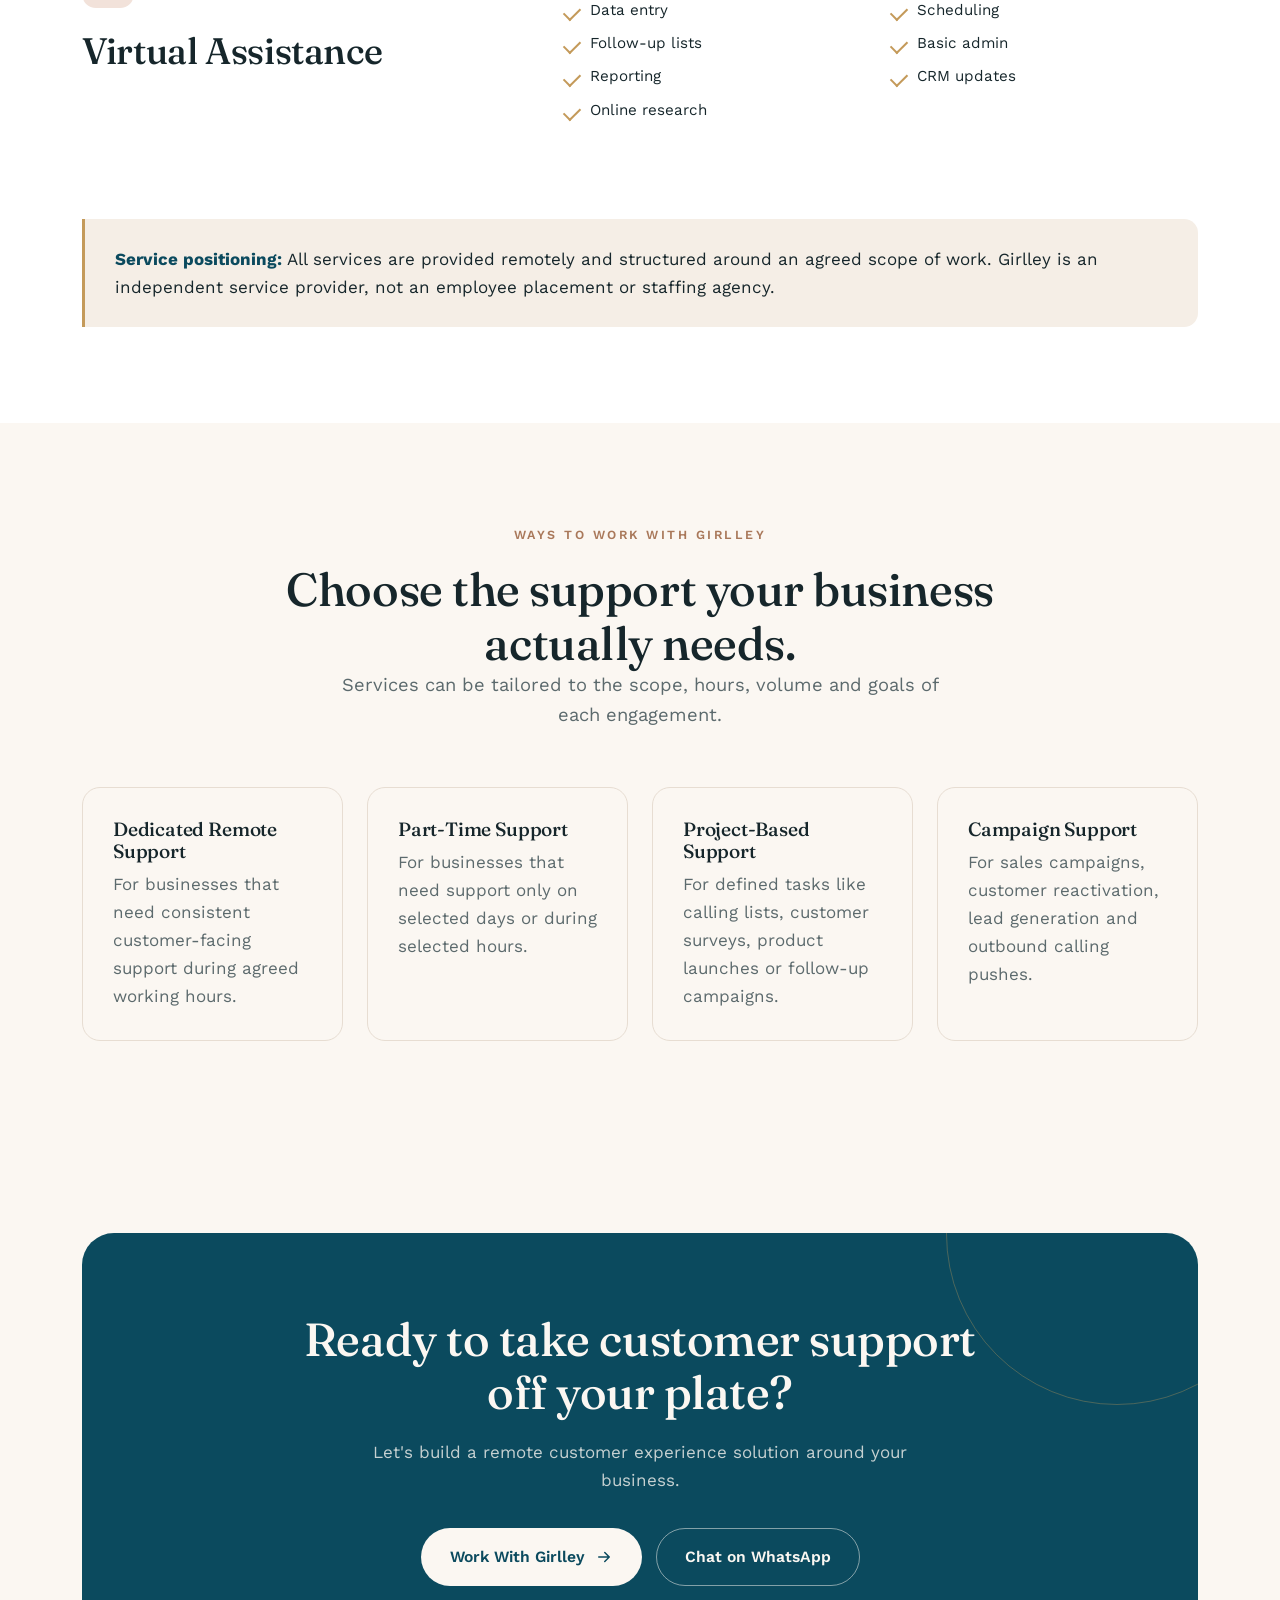
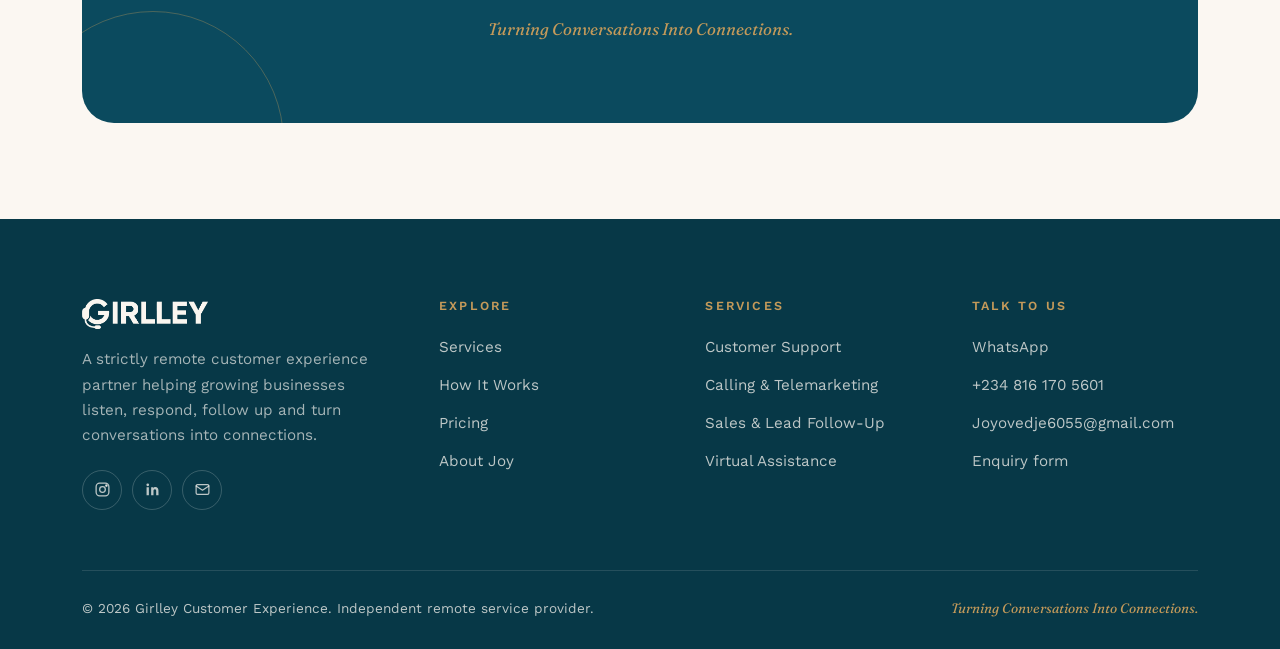
<file: services.html>
<!doctype html>
<html lang="en">
<head>
<meta charset="utf-8">
<meta name="viewport" content="width=device-width, initial-scale=1">
<title>Services | Girlley CX</title>
<meta name="description" content="Remote customer support, WhatsApp management, calling and telemarketing, sales and lead follow-up, and virtual assistance from Girlley Customer Experience.">
<meta name="theme-color" content="#0B4A5E">
<meta property="og:title" content="Services | Girlley CX">
<meta property="og:description" content="Remote customer support, WhatsApp management, calling and telemarketing, sales and lead follow-up, and virtual assistance from Girlley Customer Experience.">
<meta property="og:type" content="website">
<meta property="og:image" content="logo.png">
<link rel="icon" type="image/png" href="favicon.png">
<link rel="apple-touch-icon" href="favicon.png">
<link rel="preconnect" href="https://fonts.googleapis.com">
<link rel="preconnect" href="https://fonts.gstatic.com" crossorigin>
<link href="https://fonts.googleapis.com/css2?family=Fraunces:ital,opsz,wght@0,9..144,400;0,9..144,500;0,9..144,600;1,9..144,400;1,9..144,500&family=Work+Sans:wght@400;500;600&display=swap" rel="stylesheet">
<link rel="stylesheet" href="styles.css">
</head>
<body>
<header class="site-header">
  <div class="container nav">
    <a href="index.html" class="brand" aria-label="Girlley Customer Experience home"><img src="logo.png" alt="Girlley" width="126" height="30"></a>
    <ul class="nav-links">
      <li><a href="index.html">Home</a></li><li><a href="services.html" class="active">Services</a></li><li><a href="how-it-works.html">How It Works</a></li><li><a href="pricing.html">Pricing</a></li><li><a href="about.html">About</a></li><li><a href="contact.html">Contact</a></li>
      <li><a href="contact.html" class="btn btn-primary nav-cta">Work With Us</a></li>
    </ul>
    <button class="menu-toggle" aria-label="Open menu" aria-expanded="false"><span></span><span></span><span></span></button>
  </div>
</header>
<main>

<section class="page-hero"><div class="container">
  <span class="eyebrow">Our services</span>
  <h1>Everything your customers need, <em class="accent">handled remotely.</em></h1>
  <p class="lead">Customer support, calling, sales follow-up and virtual assistance, delivered as an extension of your business, in your brand voice.</p>
</div></section>
<section class="bg-white" style="padding-top:80px"><div class="container">
<div class="service-block reveal" id="support">
  <div><span class="num">01</span><div class="icon"><svg viewBox="0 0 24 24" fill="none" stroke="currentColor" stroke-width="1.7" stroke-linecap="round" stroke-linejoin="round" aria-hidden="true"><path d="M4 14v-3a8 8 0 0 1 16 0v3"/><rect x="2.5" y="13" width="4" height="6" rx="1.5"/><rect x="17.5" y="13" width="4" height="6" rx="1.5"/><path d="M19.5 19v.5a2.5 2.5 0 0 1-2.5 2.5h-4"/></svg></div><h2 style="font-size:clamp(1.7rem,3vw,2.3rem)">Remote Customer Support</h2></div>
  <div><p class="lead">We act as an extension of your business and handle customer interactions across your agreed communication channels.</p><ul class="ticks cols"><li>WhatsApp management</li><li>Calls</li><li>Email support</li><li>Customer enquiries</li><li>Complaints &amp; issue resolution</li><li>Order assistance</li><li>Customer updates</li><li>Follow-ups</li></ul></div>
</div><div class="service-block reveal" id="calling">
  <div><span class="num">02</span><div class="icon"><svg viewBox="0 0 24 24" fill="none" stroke="currentColor" stroke-width="1.7" stroke-linecap="round" stroke-linejoin="round" aria-hidden="true"><path d="M22 16.9v3a2 2 0 0 1-2.2 2 19.8 19.8 0 0 1-8.6-3.1 19.5 19.5 0 0 1-6-6A19.8 19.8 0 0 1 2.1 4.2 2 2 0 0 1 4.1 2h3a2 2 0 0 1 2 1.7c.1.9.4 1.8.7 2.7a2 2 0 0 1-.5 2.1L8 9.8a16 16 0 0 0 6 6l1.3-1.3a2 2 0 0 1 2.1-.4c.9.3 1.8.6 2.7.7a2 2 0 0 1 1.7 2z"/></svg></div><h2 style="font-size:clamp(1.7rem,3vw,2.3rem)">Remote Calling &amp; Telemarketing</h2></div>
  <div><p class="lead">Need someone to actually pick up the phone and talk to people? We support outbound calling campaigns end to end.</p><ul class="ticks cols"><li>Outbound calling campaigns</li><li>Lead qualification</li><li>Cold calling</li><li>Warm lead follow-up</li><li>Customer reactivation</li><li>Telemarketing</li><li>Appointment setting</li></ul></div>
</div><div class="service-block reveal" id="sales">
  <div><span class="num">03</span><div class="icon"><svg viewBox="0 0 24 24" fill="none" stroke="currentColor" stroke-width="1.7" stroke-linecap="round" stroke-linejoin="round" aria-hidden="true"><path d="M3 17l6-6 4 4 8-8"/><path d="M14 7h7v7"/></svg></div><h2 style="font-size:clamp(1.7rem,3vw,2.3rem)">Sales &amp; Lead Follow-Up</h2></div>
  <div><p class="lead">We follow up with interested customers, abandoned enquiries and warm leads, and help move them closer to a purchase.</p><ul class="ticks cols"><li>Warm lead follow-up</li><li>Abandoned enquiries</li><li>Product &amp; service questions</li><li>Conversion support</li><li>Re-engaging past customers</li><li>Appointment scheduling</li></ul></div>
</div><div class="service-block reveal" id="va">
  <div><span class="num">04</span><div class="icon"><svg viewBox="0 0 24 24" fill="none" stroke="currentColor" stroke-width="1.7" stroke-linecap="round" stroke-linejoin="round" aria-hidden="true"><rect x="5" y="4" width="14" height="17" rx="2"/><path d="M9 4V3h6v1"/><path d="M9 11h6M9 15h4"/></svg></div><h2 style="font-size:clamp(1.7rem,3vw,2.3rem)">Virtual Assistance</h2></div>
  <div><p class="lead">Remote administrative support that keeps the back office tidy while you focus on running the business.</p><ul class="ticks cols"><li>Data entry</li><li>Scheduling</li><li>Follow-up lists</li><li>Basic admin</li><li>Reporting</li><li>CRM updates</li><li>Online research</li></ul></div>
</div>
<div class="notice reveal"><strong>Service positioning:</strong> All services are provided remotely and structured around an agreed scope of work. Girlley is an independent service provider, not an employee placement or staffing agency.</div>
</div></section>
<section><div class="container">
  <div class="section-head center reveal"><span class="eyebrow">Ways to work with Girlley</span><h2>Choose the support your business actually needs.</h2><p class="lead">Services can be tailored to the scope, hours, volume and goals of each engagement.</p></div>
  <div class="grid grid-4">
  <div class="way reveal"><h3>Dedicated Remote Support</h3><p>For businesses that need consistent customer-facing support during agreed working hours.</p></div><div class="way reveal"><h3>Part-Time Support</h3><p>For businesses that need support only on selected days or during selected hours.</p></div><div class="way reveal"><h3>Project-Based Support</h3><p>For defined tasks like calling lists, customer surveys, product launches or follow-up campaigns.</p></div><div class="way reveal"><h3>Campaign Support</h3><p>For sales campaigns, customer reactivation, lead generation and outbound calling pushes.</p></div>
  </div>
</div></section>
<section><div class="container"><div class="cta-band reveal">
<h2>Ready to take customer support off your plate?</h2><p>Let's build a remote customer experience solution around your business.</p>
<div class="btn-row" style="justify-content:center"><a href="contact.html" class="btn btn-light">Work With Girlley <svg viewBox="0 0 24 24" fill="none" stroke="currentColor" stroke-width="2" stroke-linecap="round" stroke-linejoin="round" aria-hidden="true"><path d="M5 12h14M13 6l6 6-6 6"/></svg></a><a href="https://wa.me/2348161705601?text=Hello%20Girlley%20CX%2C%20I%27d%20like%20to%20learn%20more%20about%20your%20services." target="_blank" rel="noopener" class="btn btn-outline" style="border-color:rgba(251,247,242,.5);color:var(--cream)">Chat on WhatsApp</a></div>
<p class="tagline">Turning Conversations Into Connections.</p>
</div></div></section>

</main>
<footer class="site-footer">
  <div class="container">
    <div class="footer-grid">
      <div>
        <img src="logo-light.png" alt="Girlley" width="126" height="30">
        <p>A strictly remote customer experience partner helping growing businesses listen, respond, follow up and turn conversations into connections.</p>
        <div class="socials">
          <a href="https://www.instagram.com/girlley_cx" target="_blank" rel="noopener" aria-label="Instagram"><svg viewBox="0 0 24 24" fill="none" stroke="currentColor" stroke-width="1.8" aria-hidden="true"><rect x="3" y="3" width="18" height="18" rx="5"/><circle cx="12" cy="12" r="4"/><circle cx="17.5" cy="6.5" r="1" fill="currentColor"/></svg></a>
          <a href="https://www.linkedin.com/in/joy-ovedje-bb84bb2b6" target="_blank" rel="noopener" aria-label="LinkedIn"><svg viewBox="0 0 24 24" fill="currentColor" aria-hidden="true"><path d="M6.9 8.7H3.6V20h3.3V8.7zM5.3 3.5a1.9 1.9 0 1 0 0 3.8 1.9 1.9 0 0 0 0-3.8zM20.4 13.5c0-3-1.6-4.9-4.2-4.9-1.5 0-2.5.8-2.9 1.6V8.7h-3.2V20h3.3v-5.9c0-1.5.6-2.6 2-2.6s1.8 1.1 1.8 2.6V20h3.3l-.1-6.5z"/></svg></a>
          <a href="mailto:Joyovedje6055@gmail.com" aria-label="Email"><svg viewBox="0 0 24 24" fill="none" stroke="currentColor" stroke-width="1.7" stroke-linecap="round" stroke-linejoin="round" aria-hidden="true"><rect x="3" y="5" width="18" height="14" rx="2"/><path d="m3 7 9 6 9-6"/></svg></a>
        </div>
      </div>
      <div>
        <h4>Explore</h4>
        <ul><li><a href="services.html">Services</a></li><li><a href="how-it-works.html">How It Works</a></li><li><a href="pricing.html">Pricing</a></li><li><a href="about.html">About Joy</a></li></ul>
      </div>
      <div>
        <h4>Services</h4>
        <ul><li><a href="services.html#support">Customer Support</a></li><li><a href="services.html#calling">Calling &amp; Telemarketing</a></li><li><a href="services.html#sales">Sales &amp; Lead Follow-Up</a></li><li><a href="services.html#va">Virtual Assistance</a></li></ul>
      </div>
      <div>
        <h4>Talk to us</h4>
        <ul><li><a href="https://wa.me/2348161705601?text=Hello%20Girlley%20CX%2C%20I%27d%20like%20to%20learn%20more%20about%20your%20services." target="_blank" rel="noopener">WhatsApp</a></li><li><a href="tel:+2348161705601">+234 816 170 5601</a></li><li><a href="mailto:Joyovedje6055@gmail.com">Joyovedje6055@gmail.com</a></li><li><a href="contact.html">Enquiry form</a></li></ul>
      </div>
    </div>
    <div class="footer-bottom">
      <span>&copy; <span data-year>2026</span> Girlley Customer Experience. Independent remote service provider.</span>
      <em>Turning Conversations Into Connections.</em>
    </div>
  </div>
</footer>
<div class="wa-float">
  <span class="wa-label">Chat with Girlley 👋</span>
  <a class="wa-btn" href="https://wa.me/2348161705601?text=Hello%20Girlley%20CX%2C%20I%27d%20like%20to%20learn%20more%20about%20your%20services." target="_blank" rel="noopener" aria-label="Chat with Girlley on WhatsApp"><svg viewBox="0 0 32 32" aria-hidden="true"><path d="M16 3C8.8 3 3 8.7 3 15.8c0 2.5.7 4.9 2 7L3 29l6.4-2c2 1.1 4.3 1.7 6.6 1.7 7.2 0 13-5.7 13-12.8S23.2 3 16 3zm0 23.4c-2.1 0-4.1-.6-5.9-1.6l-.4-.3-3.8 1.2 1.2-3.7-.3-.4a10.4 10.4 0 0 1-1.7-5.7C5.1 10 10 5.2 16 5.2S26.9 10 26.9 15.8 22 26.4 16 26.4zm6-7.8c-.3-.2-1.9-.9-2.2-1-.3-.1-.5-.2-.7.2l-1 1.2c-.2.2-.4.2-.7.1a8.8 8.8 0 0 1-4.4-3.8c-.3-.6.3-.5.9-1.7.1-.2 0-.4 0-.5l-1-2.4c-.3-.6-.5-.5-.7-.5h-.6c-.2 0-.6.1-.9.4-.3.3-1.1 1.1-1.1 2.7s1.2 3.2 1.3 3.4c.2.2 2.3 3.5 5.6 4.9 2.1.9 2.9 1 4 .8.6-.1 1.9-.8 2.2-1.5.3-.8.3-1.4.2-1.5-.1-.2-.3-.3-.6-.4z"/></svg></a>
</div>
<script src="main.js" defer></script>
</body>
</html>
</file>
<file: styles.css>
/* Girlley CX: Turning Conversations Into Connections */
:root{
  --cream:#FBF7F2;
  --cream-2:#F5EEE6;
  --blush:#F2E2DA;
  --blush-deep:#E8CFC3;
  --nude:#A9785A;
  --gold:#C49A5A;
  --teal:#0B4A5E;
  --teal-deep:#073847;
  --ink:#16262B;
  --muted:#5C6A6D;
  --line:#E7DDD2;
  --white:#FFFFFF;
  --wa:#25D366;
  --radius:18px;
  --shadow:0 18px 40px -22px rgba(11,74,94,.28);
  --serif:"Fraunces",Georgia,"Times New Roman",serif;
  --sans:"Work Sans",system-ui,-apple-system,"Segoe UI",sans-serif;
  --max:1160px;
}
*{box-sizing:border-box;margin:0;padding:0}
html{scroll-behavior:smooth}
body{font-family:var(--sans);color:var(--ink);background:var(--cream);line-height:1.65;font-size:17px;-webkit-font-smoothing:antialiased;overflow-x:hidden}
img{max-width:100%;display:block}
a{color:inherit;text-decoration:none}
h1,h2,h3,h4{font-family:var(--serif);font-weight:500;line-height:1.15;letter-spacing:-.01em;color:var(--ink)}
h1{font-size:clamp(2.4rem,5.6vw,4.3rem)}
h2{font-size:clamp(1.9rem,3.8vw,2.9rem)}
h3{font-size:1.35rem}
em.accent{font-style:italic;color:var(--nude)}
p{color:var(--muted)}
.container{width:100%;max-width:var(--max);margin:0 auto;padding:0 22px}
section{padding:96px 0}
.eyebrow{display:inline-flex;align-items:center;gap:10px;font-size:.78rem;letter-spacing:.2em;text-transform:uppercase;color:var(--nude);font-weight:600;margin-bottom:18px}

.lead{font-size:1.15rem;max-width:640px}
.center{text-align:center}
.center .lead,.center.lead{margin-left:auto;margin-right:auto}
.center .eyebrow{justify-content:center}

/* Buttons */
.btn{display:inline-flex;align-items:center;gap:10px;padding:15px 28px;border-radius:999px;font-weight:600;font-size:.98rem;transition:all .25s ease;border:1.5px solid transparent;cursor:pointer;font-family:var(--sans)}
.btn-primary{background:var(--teal);color:var(--cream)}
.btn-primary:hover{background:var(--teal-deep);transform:translateY(-2px);box-shadow:var(--shadow)}
.btn-outline{border-color:var(--teal);color:var(--teal);background:transparent}
.btn-outline:hover{background:var(--teal);color:var(--cream)}
.btn-light{background:var(--cream);color:var(--teal)}
.btn-light:hover{background:var(--blush);transform:translateY(-2px)}
.btn svg{width:18px;height:18px}
.btn-row{display:flex;flex-wrap:wrap;gap:14px;margin-top:34px}
.center .btn-row{justify-content:center}

/* Header */
.site-header{position:sticky;top:0;z-index:50;background:rgba(251,247,242,.88);backdrop-filter:blur(14px);-webkit-backdrop-filter:blur(14px);border-bottom:1px solid transparent;transition:border-color .3s}
.site-header.scrolled{border-bottom-color:var(--line)}
.nav{display:flex;align-items:center;justify-content:space-between;height:78px}
.brand img{height:30px;width:auto}
.nav-links{display:flex;align-items:center;gap:34px;list-style:none}
.nav-links a{font-size:.95rem;font-weight:500;color:var(--ink);position:relative;padding:4px 0}
.nav-links a::after{content:"";position:absolute;left:0;bottom:-2px;height:1.5px;width:0;background:var(--gold);transition:width .25s}
.nav-links a:hover::after,.nav-links a.active::after{width:100%}
.nav-links a.active{color:var(--teal)}
.nav-links a.nav-cta{padding:11px 22px;font-size:.9rem;color:var(--cream)}
.nav-links a.nav-cta::after{display:none}
.menu-toggle{display:none;background:none;border:0;width:44px;height:44px;cursor:pointer;position:relative}
.menu-toggle span{position:absolute;left:11px;right:11px;height:2px;background:var(--ink);border-radius:2px;transition:.3s}
.menu-toggle span:nth-child(1){top:15px}.menu-toggle span:nth-child(2){top:21px}.menu-toggle span:nth-child(3){top:27px}
.menu-open .menu-toggle span:nth-child(1){top:21px;transform:rotate(45deg)}
.menu-open .menu-toggle span:nth-child(2){opacity:0}
.menu-open .menu-toggle span:nth-child(3){top:21px;transform:rotate(-45deg)}

/* Hero */
.hero{padding:90px 0 100px;position:relative;overflow:hidden}
.hero::before{content:"";position:absolute;width:620px;height:620px;border-radius:50%;background:radial-gradient(circle,var(--blush) 0%,rgba(242,226,218,0) 70%);top:-160px;right:-160px;z-index:-1}
.hero-grid{display:grid;grid-template-columns:minmax(0,1.15fr) minmax(0,.85fr);gap:60px;align-items:center}
.hero h1 em{font-style:italic;color:var(--nude);font-weight:400}
.hero .lead{margin-top:24px}
.service-strip{margin-top:44px;padding-top:26px;border-top:1px solid var(--line);font-size:.86rem;color:var(--muted);letter-spacing:.02em;line-height:2}
.service-strip span{display:inline-block}
.service-strip span:not(:last-child)::after{content:"•";color:var(--gold);margin:0 10px}

/* Chat visual */
.chat-card{background:var(--white);border-radius:26px;padding:26px;box-shadow:0 30px 60px -30px rgba(11,74,94,.35);border:1px solid var(--line);position:relative}
.chat-head{display:flex;align-items:center;gap:12px;padding-bottom:18px;border-bottom:1px solid var(--line);margin-bottom:20px}
.chat-avatar{width:42px;height:42px;border-radius:50%;background:var(--teal);display:grid;place-items:center;color:var(--cream);font-family:var(--serif);font-size:1.1rem}
.chat-head strong{display:block;font-size:.95rem}
.chat-head small{color:#2BA36B;font-size:.78rem;display:flex;align-items:center;gap:6px}
.chat-head small::before{content:"";width:7px;height:7px;border-radius:50%;background:#2BA36B}
.bubble{max-width:82%;padding:12px 16px;border-radius:16px;font-size:.92rem;margin-bottom:12px;line-height:1.5;opacity:0;transform:translateY(8px);animation:pop .5s ease forwards}
.bubble.in{background:var(--cream-2);color:var(--ink);border-bottom-left-radius:4px}
.bubble.out{background:var(--teal);color:var(--cream);margin-left:auto;border-bottom-right-radius:4px}
.bubble:nth-child(2){animation-delay:.3s}.bubble:nth-child(3){animation-delay:1.1s}.bubble:nth-child(4){animation-delay:1.9s}.bubble:nth-child(5){animation-delay:2.7s}
.bubble small{display:block;font-size:.7rem;opacity:.6;margin-top:4px;text-align:right}
@keyframes pop{to{opacity:1;transform:none}}
.chat-badge{position:absolute;bottom:-22px;left:-22px;background:var(--cream);border:1px solid var(--line);border-radius:14px;padding:12px 16px;box-shadow:var(--shadow);font-size:.82rem;display:flex;align-items:center;gap:10px}
.chat-badge b{white-space:nowrap;font-family:var(--serif);font-size:1.2rem;color:var(--teal);font-weight:600}

/* Sections */
.bg-blush{background:var(--blush)}
.bg-white{background:var(--white)}
.bg-teal{background:var(--teal);color:var(--cream)}
.bg-teal h2,.bg-teal h3{color:var(--cream)}
.bg-teal p{color:rgba(251,247,242,.78)}
.bg-teal .eyebrow{color:var(--gold)}
.split{display:grid;grid-template-columns:minmax(0,1fr) minmax(0,1fr);gap:70px;align-items:center}
.section-head{max-width:720px;margin-bottom:56px}
.section-head.center{margin-left:auto;margin-right:auto}

.values{display:flex;flex-wrap:wrap;gap:12px;margin-top:30px}
.values span{padding:9px 18px;border-radius:999px;border:1px solid var(--blush-deep);background:var(--cream);font-size:.9rem;font-weight:500;color:var(--teal)}

.pullquote{font-family:var(--serif);font-size:clamp(1.5rem,2.8vw,2.1rem);line-height:1.3;color:var(--ink);font-style:italic;font-weight:400}
.pullquote::before{content:"“";display:block;font-size:4rem;line-height:.6;color:var(--gold);margin-bottom:10px}

/* Problem/fix */
.pf{display:grid;grid-template-columns:1fr 1fr;gap:28px}
.pf-card{padding:38px;border-radius:var(--radius);background:var(--cream);border:1px solid var(--line)}
.pf-card .tag{font-family:var(--serif);font-style:italic;color:var(--gold);font-size:1rem;margin-bottom:12px;display:block}
.pf-card h3{margin-bottom:12px}

/* Cards */
.grid{display:grid;gap:24px}
.grid-2{grid-template-columns:repeat(2,1fr)}
.grid-3{grid-template-columns:repeat(3,1fr)}
.grid-4{grid-template-columns:repeat(4,1fr)}
.card{background:var(--white);border:1px solid var(--line);border-radius:var(--radius);padding:34px;transition:transform .3s,box-shadow .3s,border-color .3s}
.card:hover{transform:translateY(-4px);box-shadow:var(--shadow);border-color:var(--blush-deep)}
.icon{width:52px;height:52px;border-radius:14px;background:var(--blush);display:grid;place-items:center;margin-bottom:22px;color:var(--teal)}
.icon svg{width:24px;height:24px}
.card h3{margin-bottom:10px}
.card p{font-size:.97rem}
.ticks{list-style:none;margin-top:18px;display:grid;gap:8px}
.ticks li{padding-left:26px;position:relative;font-size:.95rem;color:var(--ink)}
.ticks li::before{content:"";position:absolute;left:0;top:9px;width:14px;height:8px;border-left:2px solid var(--gold);border-bottom:2px solid var(--gold);transform:rotate(-45deg)}
.ticks.cols{grid-template-columns:1fr 1fr;column-gap:20px}

/* Service detail */
.service-block{display:grid;grid-template-columns:.8fr 1.2fr;gap:60px;padding:56px 0;border-top:1px solid var(--line)}
.service-block:first-child{border-top:0;padding-top:0}
.service-block .num{font-family:var(--serif);color:var(--gold);font-size:1rem;font-style:italic;margin-bottom:10px;display:block}
.notice{margin-top:40px;padding:26px 30px;border-left:3px solid var(--gold);background:var(--cream-2);border-radius:0 14px 14px 0}
.notice strong{color:var(--teal)}

/* Steps */
.steps{display:grid;grid-template-columns:repeat(5,1fr);gap:18px;counter-reset:s}
.step{position:relative;padding:30px 24px;background:var(--white);border-radius:var(--radius);border:1px solid var(--line)}
.step .n{font-family:var(--serif);font-size:2.4rem;color:var(--blush-deep);line-height:1;display:block;margin-bottom:14px;font-weight:500}
.step h3{font-size:1.1rem;margin-bottom:8px}
.step p{font-size:.92rem}
.steps-v{display:grid;gap:0;max-width:820px;margin:0 auto}
.step-v{display:grid;grid-template-columns:90px 1fr;gap:28px;padding:34px 0;border-bottom:1px solid var(--line)}
.step-v:last-child{border-bottom:0}
.step-v .n{font-family:var(--serif);font-size:3.2rem;line-height:1;color:var(--gold);font-weight:400}
.step-v h3{margin-bottom:8px;font-size:1.5rem}

/* Audience */
.chips{display:flex;flex-wrap:wrap;gap:12px;justify-content:center;max-width:860px;margin:0 auto}
.chips span{padding:12px 22px;background:var(--white);border:1px solid var(--line);border-radius:999px;font-size:.95rem;font-weight:500}

/* Benefits */
.benefit h3{font-size:1.2rem;margin-bottom:6px;display:flex;align-items:center;gap:10px}
.benefit h3::before{content:"";width:8px;height:8px;border-radius:50%;background:var(--gold);flex:none}

/* Pricing */
.plans{display:grid;grid-template-columns:repeat(4,1fr);gap:20px;align-items:stretch}
.plan{background:var(--white);border:1px solid var(--line);border-radius:22px;padding:34px 28px;display:flex;flex-direction:column;position:relative}
.plan.featured{background:var(--teal);border-color:var(--teal);color:var(--cream)}
.plan.featured h3,.plan.featured .ticks li{color:var(--cream)}
.plan.featured p{color:rgba(251,247,242,.75)}
.plan .badge{position:absolute;top:-13px;left:28px;background:var(--gold);color:var(--white);font-size:.72rem;letter-spacing:.12em;text-transform:uppercase;padding:5px 12px;border-radius:999px;font-weight:600}
.plan h3{font-size:1.5rem;margin-bottom:8px}
.plan .price{font-family:var(--serif);font-style:italic;color:var(--nude);margin:14px 0 4px;font-size:1.05rem}
.plan.featured .price{color:var(--gold)}
.plan .ticks{flex:1;margin-bottom:28px}
.plan .btn{justify-content:center}
.factors{display:flex;flex-wrap:wrap;gap:10px;margin-top:20px}
.factors span{padding:8px 16px;border-radius:999px;background:var(--cream);border:1px solid var(--line);font-size:.88rem}

/* Ways */
.way{padding:30px;border-radius:var(--radius);background:var(--cream);border:1px solid var(--line)}
.way h3{font-size:1.2rem;margin-bottom:8px}

/* Founder */
.founder{display:grid;grid-template-columns:.8fr 1.2fr;gap:70px;align-items:center}
.founder-portrait{aspect-ratio:4/5;border-radius:200px 200px 24px 24px;background:linear-gradient(160deg,var(--blush) 0%,var(--blush-deep) 100%);display:grid;place-items:center;position:relative;overflow:hidden}
.founder-portrait .mono{font-family:var(--serif);font-size:8rem;color:var(--teal);opacity:.85;font-style:italic}
.founder-portrait img{width:100%;height:100%;object-fit:cover;position:absolute;inset:0}
.signature{font-family:var(--serif);font-style:italic;font-size:1.6rem;color:var(--nude);margin-top:28px}
.signature small{display:block;font-family:var(--sans);font-style:normal;font-size:.85rem;color:var(--muted);letter-spacing:.06em;margin-top:4px}

/* FAQ */
.faq{max-width:820px;margin:0 auto}
.faq details{border-bottom:1px solid var(--line);padding:6px 0}
.faq summary{list-style:none;cursor:pointer;padding:22px 40px 22px 0;font-family:var(--serif);font-size:1.25rem;position:relative}
.faq summary::-webkit-details-marker{display:none}
.faq summary::after{content:"+";position:absolute;right:4px;top:50%;transform:translateY(-50%);font-family:var(--sans);font-size:1.6rem;color:var(--gold);transition:transform .3s;font-weight:300}
.faq details[open] summary::after{transform:translateY(-50%) rotate(45deg)}
.faq details p{padding:0 40px 24px 0}

/* Page hero */
.page-hero{padding:90px 0 70px;text-align:center;position:relative;overflow:hidden}
.page-hero::before{content:"";position:absolute;width:520px;height:520px;border-radius:50%;background:radial-gradient(circle,var(--blush) 0%,rgba(242,226,218,0) 70%);top:-220px;left:50%;transform:translateX(-50%);z-index:-1}
.page-hero .lead{margin:22px auto 0}

/* CTA */
.cta-band{background:var(--teal);border-radius:32px;padding:80px 50px;text-align:center;position:relative;overflow:hidden}
.cta-band::before,.cta-band::after{content:"";position:absolute;border-radius:50%;border:1px solid rgba(196,154,90,.35)}
.cta-band::before{width:340px;height:340px;top:-170px;right:-90px}
.cta-band::after{width:260px;height:260px;bottom:-150px;left:-60px}
.cta-band h2{color:var(--cream);max-width:720px;margin:0 auto}
.cta-band p{color:rgba(251,247,242,.78);margin:18px auto 0;max-width:560px}
.cta-band .tagline{font-family:var(--serif);font-style:italic;color:var(--gold);margin-top:30px;font-size:1.05rem}

/* Contact */
.contact-grid{display:grid;grid-template-columns:1.2fr .8fr;gap:50px;align-items:start}
.form{background:var(--white);border:1px solid var(--line);border-radius:24px;padding:40px}
.form-row{display:grid;grid-template-columns:1fr 1fr;gap:18px}
.field{display:flex;flex-direction:column;gap:8px;margin-bottom:20px}
.field label{font-size:.85rem;font-weight:600;color:var(--ink)}
.field input,.field select,.field textarea{font-family:var(--sans);font-size:1rem;padding:14px 16px;border:1px solid var(--line);border-radius:12px;background:var(--cream);color:var(--ink);transition:border-color .2s,box-shadow .2s;width:100%}
.field textarea{min-height:120px;resize:vertical}
.field input:focus,.field select:focus,.field textarea:focus{outline:none;border-color:var(--gold);box-shadow:0 0 0 4px rgba(196,154,90,.15)}
.form-actions{display:flex;flex-wrap:wrap;gap:12px;align-items:center;margin-top:8px}
.form-note{font-size:.85rem;margin-top:16px}
.contact-side{display:grid;gap:16px}
.contact-item{display:flex;gap:16px;align-items:center;padding:22px;background:var(--white);border:1px solid var(--line);border-radius:18px;transition:border-color .2s,transform .2s}
.contact-item:hover{border-color:var(--gold);transform:translateX(4px)}
.contact-item .icon{margin:0;flex:none}
.contact-item small{display:block;color:var(--muted);font-size:.8rem;letter-spacing:.06em;text-transform:uppercase}
.contact-item strong{font-weight:600;word-break:break-word;font-size:.98rem}

/* Footer */
.site-footer{background:var(--teal-deep);color:rgba(251,247,242,.75);padding:80px 0 30px;margin-top:0}
.footer-grid{display:grid;grid-template-columns:1.4fr 1fr 1fr 1fr;gap:40px}
.footer-grid img{height:30px;width:auto;margin-bottom:18px}
.footer-grid p{color:rgba(251,247,242,.65);font-size:.95rem;max-width:300px}
.footer-grid h4{font-family:var(--sans);font-size:.78rem;letter-spacing:.18em;text-transform:uppercase;color:var(--gold);margin-bottom:18px;font-weight:600}
.footer-grid ul{list-style:none;display:grid;gap:10px}
.footer-grid a{font-size:.95rem;transition:color .2s}
.footer-grid a:hover{color:var(--cream)}
.socials{display:flex;gap:10px;margin-top:22px}
.socials a{width:40px;height:40px;border-radius:50%;border:1px solid rgba(251,247,242,.2);display:grid;place-items:center;transition:all .2s}
.socials a:hover{background:var(--gold);border-color:var(--gold);color:var(--white)}
.socials svg{width:17px;height:17px}
.footer-bottom{margin-top:60px;padding-top:26px;border-top:1px solid rgba(251,247,242,.12);display:flex;justify-content:space-between;flex-wrap:wrap;gap:12px;font-size:.85rem}
.footer-bottom em{font-family:var(--serif);color:var(--gold)}

/* Floating WhatsApp */
.wa-float{position:fixed;right:22px;bottom:22px;z-index:90;display:flex;align-items:center;gap:10px}
.wa-btn{width:60px;height:60px;border-radius:50%;background:var(--wa);display:grid;place-items:center;box-shadow:0 12px 28px -8px rgba(37,211,102,.6);position:relative;transition:transform .25s}
.wa-btn:hover{transform:scale(1.08)}
.wa-btn svg{width:32px;height:32px;fill:#fff}
.wa-btn::before{content:"";position:absolute;inset:0;border-radius:50%;background:var(--wa);z-index:-1;animation:ring 2.2s ease-out infinite}
@keyframes ring{0%{transform:scale(1);opacity:.55}100%{transform:scale(1.7);opacity:0}}
.wa-label{background:var(--white);color:var(--ink);padding:10px 16px;border-radius:999px;font-size:.88rem;font-weight:500;box-shadow:var(--shadow);border:1px solid var(--line);opacity:0;transform:translateX(10px);transition:all .3s;pointer-events:none;white-space:nowrap}
.wa-float:hover .wa-label,.wa-label.show{opacity:1;transform:none}

/* Reveal */
.reveal{opacity:0;transform:translateY(24px);transition:opacity .8s ease,transform .8s ease}
.reveal.in{opacity:1;transform:none}
@media (prefers-reduced-motion:reduce){.reveal{opacity:1;transform:none;transition:none}.bubble{animation:none;opacity:1;transform:none}.wa-btn::before{animation:none}}

/* Responsive */
@media (max-width:1080px){
  .plans{grid-template-columns:repeat(2,1fr)}
  .steps{grid-template-columns:repeat(3,1fr)}
  .grid-4{grid-template-columns:repeat(2,1fr)}
  .footer-grid{grid-template-columns:1fr 1fr}
}
@media (max-width:900px){
  section{padding:72px 0}
  .menu-toggle{display:block}
  .nav-links{position:fixed;top:78px;left:0;right:0;background:var(--cream);flex-direction:column;align-items:flex-start;gap:0;padding:12px 22px 28px;border-bottom:1px solid var(--line);transform:translateY(-12px);opacity:0;pointer-events:none;transition:all .3s}
  .menu-open .nav-links{transform:none;opacity:1;pointer-events:auto}
  .nav-links li{width:100%}
  .nav-links a{display:block;padding:14px 0;font-size:1.05rem;border-bottom:1px solid var(--line)}
  .nav-links a::after{display:none}
  .nav-links .nav-cta{margin-top:18px;border-bottom:0;text-align:center;justify-content:center;display:flex;color:var(--cream)}
  .hero{padding:56px 0 80px}
  .hero-grid,.split,.founder,.contact-grid,.service-block,.pf{grid-template-columns:1fr;gap:40px}
  .grid-3{grid-template-columns:1fr 1fr}
  .founder-portrait{max-width:360px;margin:0 auto;width:100%}
  .chat-card{max-width:440px;margin:0 auto}
  .chat-badge{left:10px}
}
@media (max-width:640px){
  body{font-size:16px}
  section{padding:60px 0}
  .grid-2,.grid-3,.grid-4,.plans,.steps,.form-row,.ticks.cols{grid-template-columns:1fr}
  .card,.pf-card,.plan{padding:28px 24px}
  .form{padding:26px 20px}
  .cta-band{padding:56px 24px;border-radius:24px}
  .step-v{grid-template-columns:60px 1fr;gap:16px}
  .step-v .n{font-size:2.4rem}
  .footer-grid{grid-template-columns:1fr}
  .wa-float{right:16px;bottom:16px}
  .wa-btn{width:56px;height:56px}
  .wa-label{display:none}
  .btn-row .btn{flex:1 1 100%;justify-content:center}
}
</file>
